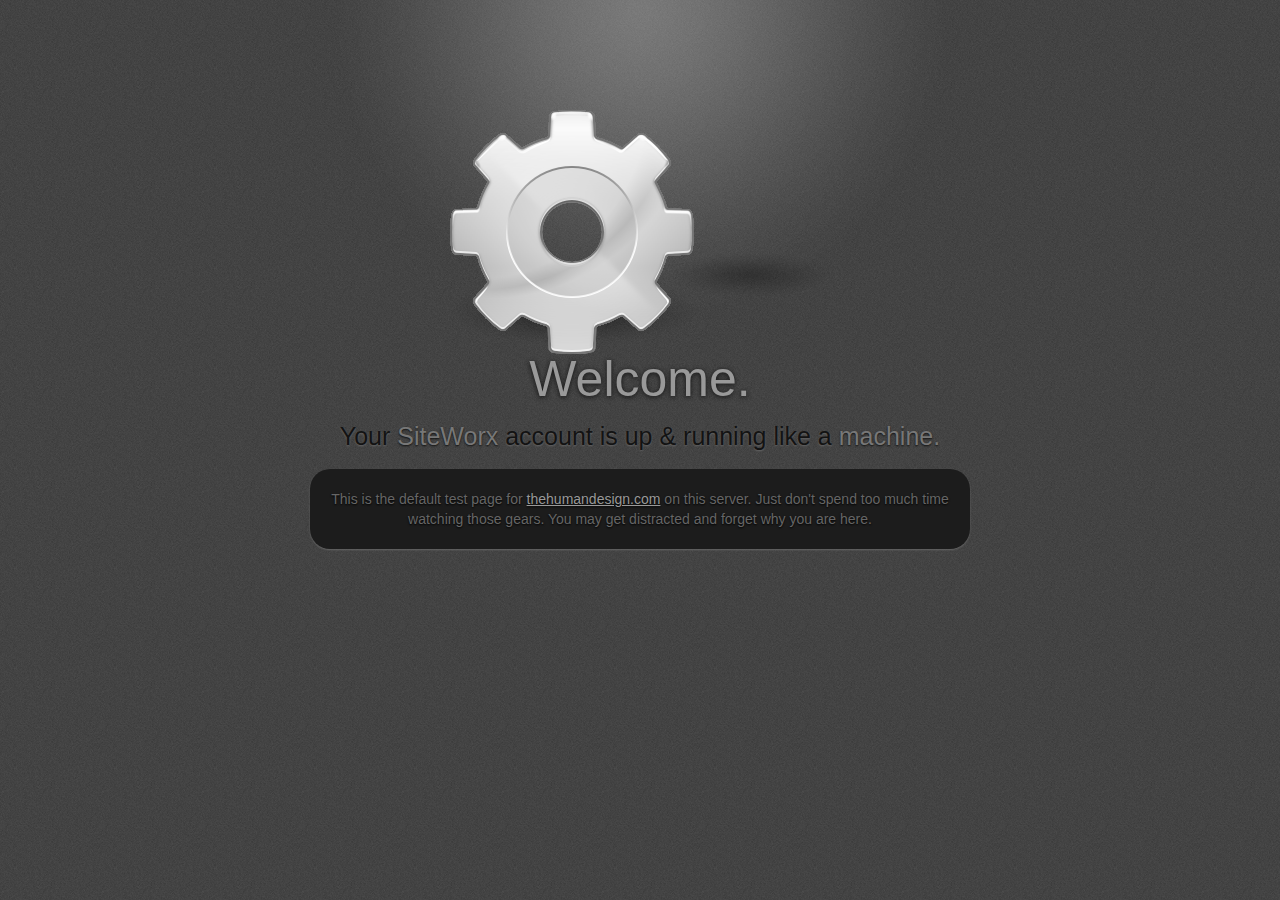
<file: index.html>
<!DOCTYPE html>
<html xmlns="http://www.w3.org/1999/xhtml">
  <head>
    <title>Test Page for thehumandesign.com</title>
    <style type="text/css"/>
 html, body, div, span, applet, object, iframe,
  h1, h2, h3, h4, h5, h6, p, blockquote, pre,
  a, abbr, acronym, address, big, cite, code,
  del, dfn, em, img, ins, kbd, q, s, samp,
  small, strike, strong, sub, sup, tt, var,
  b, u, i, center,
  dl, dt, dd, ol, ul, li,
  fieldset, form, label, legend,
  table, caption, tbody, tfoot, thead, tr, th, td,
  article, aside, canvas, details, embed,
  figure, figcaption, footer, header, hgroup,
  menu, nav, output, ruby, section, summary,
  time, mark, audio, video {
    margin: 0;
    padding: 0;
    border: 0;
    font-size: 100%;
    font: inherit;
    vertical-align: top;
  }
  article, aside, details, figcaption, figure,
  footer, header, hgroup, menu, nav, section {
    display: block;
  }
  body {
    line-height: 1;
  }
  ol, ul {
    margin:0;
    list-style: none;
  }
  input, select, textarea{
    color:#666;
    border: 1px #CCC solid;
  }
  blockquote, q {
    quotes: none;
  }
  blockquote:before, blockquote:after,
  q:before, q:after {
    content: '';
    content: none;
  }
  table {
    border-collapse: collapse;
    border-spacing: 0;
  }
  html{
    width:100%;
    height:100%;
  }
  body{
    font-family:"Oswald",sans-serif;
    width:100%;
    height:100%;
    background:#474747 url([data-uri]);
    color:#777;
  }

  #wrapper{
    width:100%;
    height:100%;
    background: url([data-uri]) center -300px no-repeat;
  }
  #content{
    width:700px;
    height:300px;
    margin-left:-350px;
    top:10%;
    left:50%;
    position:absolute;
  }
  #content-inside{
    text-align:center;
    padding:20px;
  }
  h1{
    padding:10px 0;
    font-size:50px;
    text-align: center;
    color: #222;
    text-align: center;
    color: #999;
    text-shadow: 0px 1px 5px #111;
  }
  h2{
    padding:10px 0;
    font-size:25px;
    text-align: center;
    color: #131313;
    text-shadow: 0px 1px 2px #666;
  }
  p{
    color:#666;
    margin-top:10px;
    border-radius:20px;
    padding:20px;
    line-height:20px;
    font-size:14px;
    background-color: #1C1C1C;
    text-shadow: 0px 1px 2px #000;
    box-shadow: 0px 1px 2px #666;
  }
  span.buldge{
    text-shadow: 0px 1px 2px #111;
    color:#777;
  }
  a{
    color:#999;
  }
  a:hover{
    color:#FFF;
  }
  #cogs{
    margin:0 auto;
    width:381px;
    height:234px;
    background: url([data-uri]) center bottom no-repeat;
  }
  .gear {
      position:absolute;
      background: url([data-uri]) center bottom no-repeat;
      height:244px;
      width:244px;
      display:block;
      float: none;
      text-align: center;
      -moz-animation-timing-function: linear;
      -moz-animation-iteration-count: infinite;
      -moz-animation-direction: normal;
      -moz-animation-delay: 0;
      -moz-animation-play-state: running;
      -moz-animation-fill-mode: forwards;
      -webkit-animation-timing-function: linear;
      -webkit-animation-iteration-count: infinite;
      -webkit-animation-direction: normal;
      -webkit-animation-delay: 0;
      -webkit-animation-play-state: running;
      -webkit-animation-fill-mode: forwards;
      -o-animation-timing-function: linear;
      -o-animation-iteration-count: infinite;
      -o-animation-direction: normal;
      -o-animation-delay: 0;
      -o-animation-play-state: running;
      -o-animation-fill-mode: forwards;
      -ms-animation-timing-function: linear;
      -ms-animation-iteration-count: infinite;
      -ms-animation-direction: normal;
      -ms-animation-delay: 0;
      -ms-animation-play-state: running;
      -ms-animation-fill-mode: forwards;
      animation-timing-function: linear;
      animation-iteration-count: infinite;
      animation-direction: normal;
      animation-delay: 0;
      animation-play-state: running;
      animation-fill-mode: forwards;
  }
    #gear1 {
      -moz-animation-name: ckw;
      -moz-animation-duration: 10s;
      -webkit-animation-name: ckw;
      -webkit-animation-duration: 10s;
      -o-animation-name: ckw;
      -o-animation-duration: 10s;
      -ms-animation-name: ckw;
      -ms-animation-duration: 10s;
      animation-name: ckw;
      animation-duration: 10s;
    }
    #gear2 {
      -moz-animation-name: cckw;
      -moz-animation-duration: 10s;
      -webkit-animation-name: cckw;
      -webkit-animation-duration: 10s;
      -o-animation-name: cckw;
      -o-animation-duration: 10s;
      -ms-animation-name: cckw;
      -ms-animation-duration: 10s;
      animation-name: cckw;
      animation-duration: 10s;
    }
  @-webkit-keyframes ckw {
      0% {
          -webkit-transform: translate(0, -28px) scale(.85,.85) rotate(0deg);
      }
      100% {
          -webkit-transform: translate(0, -28px) scale(.85,.85) rotate(360deg);
      }
  }
  @-moz-keyframes ckw {
      0% {
          -moz-transform: translate(0, -28px) scale(.85,.85) rotate(0deg);
      }
      100% {
          -moz-transform: translate(0, -28px) scale(.85,.85) rotate(360deg);
      }
  }
  @-o-keyframes ckw {
      0% {
          -o-transform: translate(0, -28px) scale(.85,.85) rotate(0deg);
      }
      100% {
          -o-transform: translate(0, -28px) scale(.85,.85) rotate(360deg);
      }
  }
  @-ms-keyframes ckw {
      0% {
          -ms-transform: translate(0, -28px) scale(.85,.85) rotate(0deg);
      }
      100% {
          -ms-transform: translate(0, -28px) scale(.85,.85) rotate(360deg);
      }
  }
  @keyframes ckw {
      0% {
          transform: translate(0, -28px) scale(.85,.85) rotate(0deg);
      }
      100% {
          transform: translate(0, -28px) scale(.85,.85) rotate(360deg);
      }
  }
  @-webkit-keyframes cckw {
      0% {
          -webkit-transform: translate(180px, -53px) scale(.72,.72) rotate(322deg);
      }
      100% {
          -webkit-transform: translate(180px, -53px) scale(.72,.72) rotate(-38deg);
      }
  }
  @-moz-keyframes cckw {
      0% {
          -moz-transform: translate(180px, -53px) scale(.72,.72) rotate(322deg);
      }
      100% {
          -webkit-transform: translate(180px, -53px) scale(.72,.72) rotate(-38deg);
      }
  }
  @-o-keyframes cckw {
      0% {
          -o-transform: translate(180px, -53px) scale(.72,.72) rotate(322deg);
      }
      100% {
          -o-transform: translate(180px, -53px) scale(.72,.72) rotate(-38deg);
      }
  }
  @-ms-keyframes cckw {
      0% {
          -ms-transform: translate(180px, -53px) scale(.72,.72) rotate(322deg);
      }
      100% {
          -ms-transform: translate(180px, -53px) scale(.72,.72) rotate(-38deg);
      }
  }
  @keyframes cckw {
      0% {
          transform: translate(180px, -53px) scale(.72,.72) rotate(322deg);
      }
      100% {
          transform: translate(180px, -53px) scale(.72,.72) rotate(-38deg);
      }
  }
    </style>
<!--[if lte IE 9]>
<style type="text/css"/>
#gear1{
  zoom:.85;
}
#gear2{
  margin-left:195px;
  margin-top:-23px;
  zoom:.72;
  filter: progid:DXImageTransform.Microsoft.Matrix(M11=0.998629535, M12=-0.0523359562, M21=0.0523359562, M22=0.998629535, SizingMethod="auto expand");
}
</style>
<![endif]-->
<!--[if lte IE 7]>
<style type="text/css"/>
#gear1{
  margin-left:-195px;
}
#gear2{
  margin-left:0px;
}
</style>
<![endif]-->
  <body>
    <div id="wrapper">
      <div id="content">
        <div id="content-inside">
          <div id="cogs">
            <div id="gear1" class="gear">
            </div><!--/gear-->
            <div id="gear2" class="gear">
            </div><!--/gear-->
          </div><!--/cogs-->
          <h1>Welcome.</h1>
          <h2>Your <span class="buldge">SiteWorx</span> account is up &amp; running like a <span class="buldge">machine.</span></h2>
          <p>
            This is the default test page for <a href="/siteworx">thehumandesign.com</a> on this server. Just don't spend too much time watching those gears.  You may get distracted and forget why you are here.
          </p>
        </div><!--/content-inside-->
      </div><!--/content-->
    </div><!--/wrapper-->
  </body>
</html>
</file>
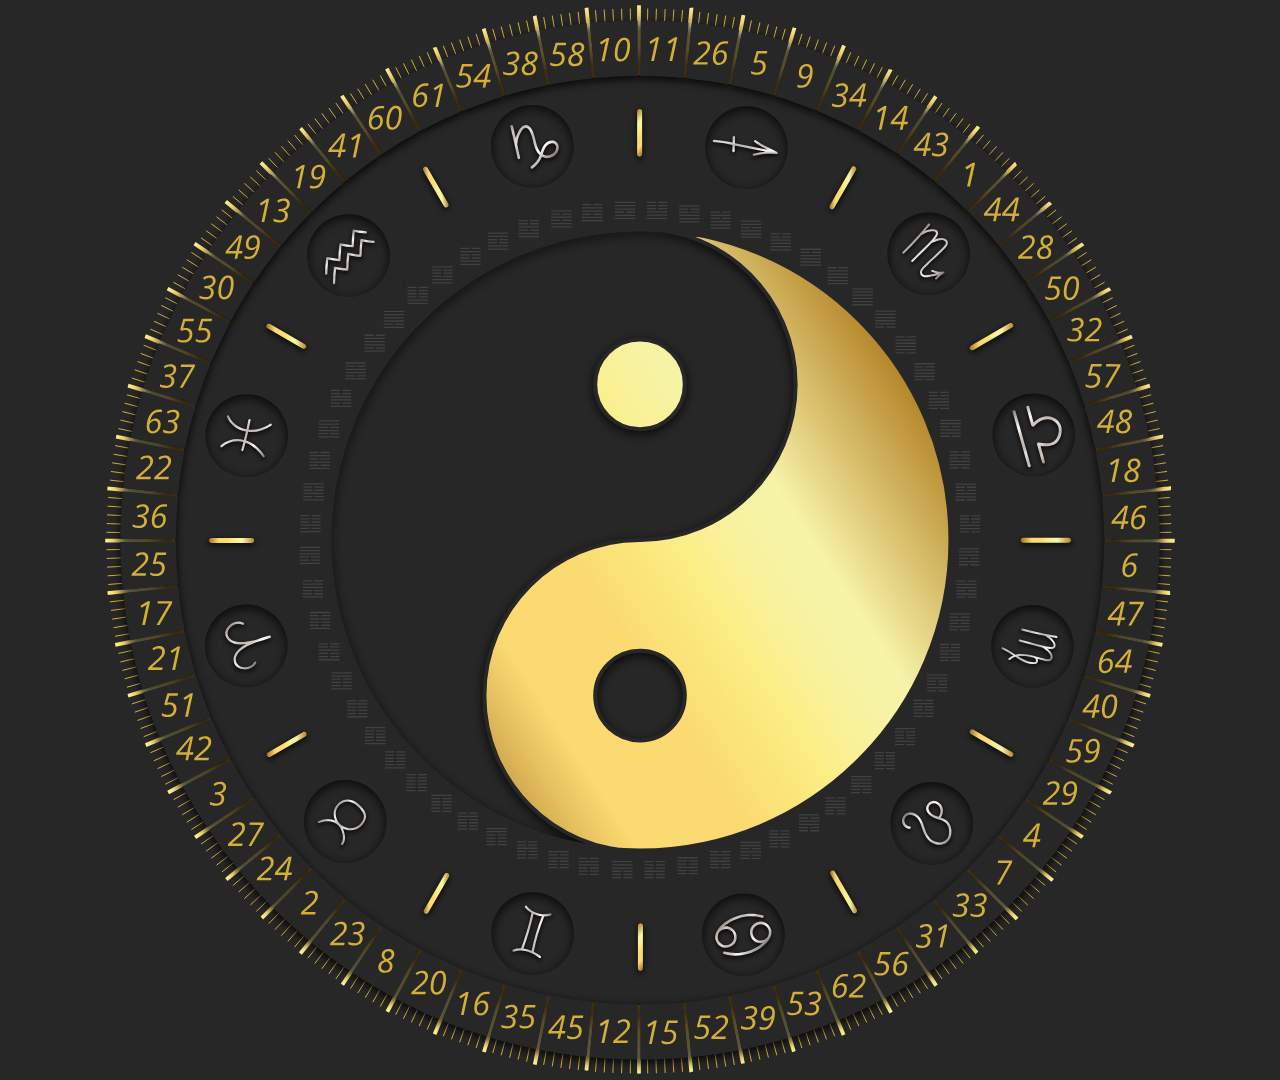
<file: thehumandesign.com/html/test.html>
<!DOCTYPE HTML>
<html lang="en">

<head>
	<meta charset="UTF-8">
	<meta name="viewport" content="width=device-width, initial-scale=1.0">
	<meta name="description" content="The Human Design System integrated into an astrology clock along with the I-Ching gates.">
	<title>The Human Design</title>

	<style type="text/css">

		*,
		*:before,
		*:after {
			margin: 0;
			padding: 0;
			box-sizing: border-box;
		}
		html {
			scroll-behavior: smooth;
		}
		body{
			margin:0 auto;
			width:100%;
			background-color:#272727;
			font-size: 100%;
			-webkit-touch-callout: none;
			-webkit-user-select: none;
			-khtml-user-select: none;
			-moz-user-select: none;
			-ms-user-select: none;
			user-select: none;
			-webkit-transform: translateZ(0);
			-moz-transform: translateZ(0);
			-ms-transform: translateZ(0);
			-o-transform: translateZ(0);
			transform: translateZ(0);
			-moz-transition: all 1s;
			-webkit-transition: all 1s;
			-o-transition: all 1s;
			transition: all 1s;
		}
		#allWrapit{
			display:block;
			position:relative;
		}
		#coverUp {
			display:block;
			position:absolute;
			left:0;
			top:0;
			right:0;
			bottom:0;
			width:100%;
			height:100%;
			background-color:#272727;
			z-index:999;
			pointer-events:none;
		}
		#footerWrapper {
			display:block;
			position: absolute;
			top:0;
			left:0;
			right:0;
			bottom:0;
			height:1080px;
			width:1080px;
			max-height:1080px;
			max-width:1080px;
			transform-origin: 0% 0%;
			margin:0 auto;
		}
		#footerSpacer {
			display:block;
			position: relative;
			height:120vh;
			margin-top:-120vh;
			width:100vw;
			background-color:#272727;
			z-index:9999;
			box-shadow: 0px 6px 5px 0px rgba(0, 0, 0, 0.3),
			inset 0px -9px 9px rgba(0, 0, 0, 0.1);
			border:0;
			border-bottom:2px solid #d4af37;
		}
		#canvaswrapper{
			display:block;
			position:relative;
			max-height:1080px;
			max-width:1080px;
			margin:0 auto;
			z-index:99;
		}
		#canvas{
			display:block;
			position:absolute;
			background-image: url('/thehumandesign.com/html/img/HumanDesignClockGoldAlt.svg?v=fucssak256');
			background-position: center;
			background-repeat: no-repeat;
			/*background-size: 1080px 1080px;*/
			background-size: contain;
			height:1080px;
			width:1080px;
			top:0;
			left:0;
		}
		#canvasTop{
			display:block;
			position:absolute;
			background-image: url('/thehumandesign.com/html/img/HumanDesignClockGoldAltTopAlt.svg?v=mehard26s5');
			background-position: center;
			background-repeat: no-repeat;
			/*background-size: 1080px 1080px;*/
			background-size: contain;
			height:1080px;
			width:1080px;
			top:0;
			left:0;
			pointer-events:none;
		}
		.smallSpacer{
			display:block;
			position:relative;
			height:5vh;
		}
		.mediumSpacer{
			display:block;
			position:relative;
			height:10vh;
		}
		.largeSpacer{
			display:block;
			position:relative;
			height:25vh;
		}

	</style>

	<script src="https://ajax.googleapis.com/ajax/libs/jquery/3.6.3/jquery.min.js"></script>
	<script src="https://cdnjs.cloudflare.com/ajax/libs/gsap/3.11.4/gsap.min.js"></script>
</head>
<body>
<div id="allWrapit">
	<!--<div id="footerSpacer"></div>-->
	<div id="coverUp"></div>
	<div id="footerWrapper">
		<div id="canvaswrapper">
			<canvas id="canvas" height="1080" width="1080"></canvas>
			<div id="canvasTop"></div>
		</div>
	</div>
</div>
<script>
	let footerWrapper = document.getElementById('footerWrapper'),
			wrapper = document.getElementById('canvaswrapper'),
			cover = document.getElementById('coverUp'),
			maxWidth  = footerWrapper.clientWidth,
			maxHeight = footerWrapper.clientHeight;
	window.addEventListener("resize", resize);
	window.addEventListener("load", resize);
	resize();
	import {TweenLite} from "gsap";
	TweenLite.to(cover, 1, {autoAlpha:0});
	function resize(){let scale,
			width = window.innerWidth,
			height = window.innerHeight,
			isMax = width >= maxWidth && height >= maxHeight;

		scale = Math.min(width/maxWidth, height/maxHeight);
		footerWrapper.style.transform = isMax?'':'scale(' + scale + ')';
		wrapper.style.width = isMax?'':maxWidth * scale;
		wrapper.style.height = isMax?'':maxHeight * scale;
	}


































	requestAnimationFrame(mainLoop);

	const gateLineObject  =  [
		{gate :41.1, angle :0.9736},{gate :41.2, angle :0.9572},{gate :41.3, angle :0.9408},{gate :41.4, angle :0.9245},
		{gate :41.5, angle :0.9081},{gate :41.6, angle :0.8918},{gate :19.1, angle :0.8754},{gate :19.2, angle :0.859},
		{gate :19.3, angle :0.8427},{gate :19.4, angle :0.8263},{gate :19.5, angle :0.8099},{gate :19.6, angle :0.7936},
		{gate :13.1, angle :0.7772},{gate :13.2, angle :0.7609},{gate :13.3, angle :0.7445},{gate :13.4, angle :0.7281},
		{gate :13.5, angle :0.7118},{gate :13.6, angle :0.6954},{gate :49.1, angle :0.679},{gate :49.2, angle :0.6627},
		{gate :49.3, angle :0.6463},{gate :49.4, angle :0.63},{gate :49.5, angle :0.6136},{gate :49.6, angle :0.5972},
		{gate :30.1, angle :0.5809},{gate :30.2, angle :0.5645},{gate :30.3, angle :0.5481},{gate :30.4, angle :0.5318},
		{gate :30.5, angle :0.5154},{gate :30.6, angle :0.4991},{gate :55.1, angle :0.4827},{gate :55.2, angle :0.4663},
		{gate :55.3, angle :0.45},{gate :55.4, angle :0.4336},{gate :55.5, angle :0.4172},{gate :55.6, angle :0.4009},
		{gate :37.1, angle :0.3845},{gate :37.2, angle :0.3682},{gate :37.3, angle :0.3518},{gate :37.4, angle :0.3354},
		{gate :37.5, angle :0.3191},{gate :37.6, angle :0.3027},{gate :63.1, angle :0.2863},{gate :63.2, angle :0.27},
		{gate :63.3, angle :0.2536},{gate :63.4, angle :0.2373},{gate :63.5, angle :0.2209},{gate :63.6, angle :0.2045},
		{gate :22.1, angle :0.1882},{gate :22.2, angle :0.1718},{gate :22.3, angle :0.1554},{gate :22.4, angle :0.1391},
		{gate :22.5, angle :0.1227},{gate :22.6, angle :0.1064},{gate :36.1, angle :0.09},{gate :36.2, angle :0.0736},
		{gate :36.3, angle :0.0573},{gate :36.4, angle :0.0409},{gate :36.5, angle :0.0245},{gate :36.6, angle :0.0082},
		{gate :25.1, angle :-0.0082},{gate :25.2, angle :-0.0245},{gate :25.3, angle :-0.0409},{gate :25.4, angle :-0.0573},
		{gate :25.5, angle :-0.0736},{gate :25.6, angle :-0.09},{gate :17.1, angle :-0.1064},{gate :17.2, angle :-0.1227},
		{gate :17.3, angle :-0.1391},{gate :17.4, angle :-0.1554},{gate :17.5, angle :-0.1718},{gate :17.6, angle :-0.1882},
		{gate :21.1, angle :-0.2045},{gate :21.2, angle :-0.2209},{gate :21.3, angle :-0.2373},{gate :21.4, angle :-0.2536},
		{gate :21.5, angle :-0.27},{gate :21.6, angle :-0.2863},{gate :51.1, angle :-0.3027},{gate :51.2, angle :-0.3191},
		{gate :51.3, angle :-0.3354},{gate :51.4, angle :-0.3518},{gate :51.5, angle :-0.3682},{gate :51.6, angle :-0.3845},
		{gate :42.1, angle :-0.4009},{gate :42.2, angle :-0.4172},{gate :42.3, angle :-0.4336},{gate :42.4, angle :-0.45},
		{gate :42.5, angle :-0.4663},{gate :42.6, angle :-0.4827},{gate :3.1, angle :-0.4991},{gate :3.2, angle :-0.5154},
		{gate :3.3, angle :-0.5318},{gate :3.4, angle :-0.5481},{gate :3.5, angle :-0.5645},{gate :3.6, angle :-0.5809},
		{gate :27.1, angle :-0.5972},{gate :27.2, angle :-0.6136},{gate :27.3, angle :-0.63},{gate :27.4, angle :-0.6463},
		{gate :27.5, angle :-0.6627},{gate :27.6, angle :-0.679},{gate :24.1, angle :-0.6954},{gate :24.2, angle :-0.7118},
		{gate :24.3, angle :-0.7281},{gate :24.4, angle :-0.7445},{gate :24.5, angle :-0.7609},{gate :24.6, angle :-0.7772},
		{gate :2.1, angle :-0.7936},{gate :2.2, angle :-0.8099},{gate :2.3, angle :-0.8263},{gate :2.4, angle :-0.8427},
		{gate :2.5, angle :-0.859},{gate :2.6, angle :-0.8754},{gate :23.1, angle :-0.8918},{gate :23.2, angle :-0.9081},
		{gate :23.3, angle :-0.9245},{gate :23.4, angle :-0.9408},{gate :23.5, angle :-0.9572},{gate :23.6, angle :-0.9736},
		{gate :8.1, angle :-0.9899},{gate :8.2, angle :-1.0063},{gate :8.3, angle :-1.0227},{gate :8.4, angle :-1.039},
		{gate :8.5, angle :-1.0554},{gate :8.6, angle :-1.0717},{gate :20.1, angle :-1.0881},{gate :20.2, angle :-1.1045},
		{gate :20.3, angle :-1.1208},{gate :20.4, angle :-1.1372},{gate :20.5, angle :-1.1536},{gate :20.6, angle :-1.1699},
		{gate :16.1, angle :-1.1863},{gate :16.2, angle :-1.2026},{gate :16.3, angle :-1.219},{gate :16.4, angle :-1.2354},
		{gate :16.5, angle :-1.2517},{gate :16.6, angle :-1.2681},{gate :35.1, angle :-1.2845},{gate :35.2, angle :-1.3008},
		{gate :35.3, angle :-1.3172},{gate :35.4, angle :-1.3335},{gate :35.5, angle :-1.3499},{gate :35.6, angle :-1.3663},
		{gate :45.1, angle :-1.3826},{gate :45.2, angle :-1.399},{gate :45.3, angle :-1.4154},{gate :45.4, angle :-1.4317},
		{gate :45.5, angle :-1.4481},{gate :45.6, angle :-1.4644},{gate :12.1, angle :-1.4808},{gate :12.2, angle :-1.4972},
		{gate :12.3, angle :-1.5135},{gate :12.4, angle :-1.5299},{gate :12.5, angle :-1.5463},{gate :12.6, angle :-1.5626},
		{gate :15.1, angle :-1.579},{gate :15.2, angle :-1.5953},{gate :15.3, angle :-1.6117},{gate :15.4, angle :-1.6281},
		{gate :15.5, angle :-1.6444},{gate :15.6, angle :-1.6608},{gate :52.1, angle :-1.6772},{gate :52.2, angle :-1.6935},
		{gate :52.3, angle :-1.7099},{gate :52.4, angle :-1.7262},{gate :52.5, angle :-1.7426},{gate :52.6, angle :-1.759},
		{gate :39.1, angle :-1.7753},{gate :39.2, angle :-1.7917},{gate :39.3, angle :-1.8081},{gate :39.4, angle :-1.8244},
		{gate :39.5, angle :-1.8408},{gate :39.6, angle :-1.8571},{gate :53.1, angle :-1.8735},{gate :53.2, angle :-1.8899},
		{gate :53.3, angle :-1.9062},{gate :53.4, angle :-1.9226},{gate :53.5, angle :-1.939},{gate :53.6, angle :-1.9553},
		{gate :62.1, angle :-1.9717},{gate :62.2, angle :-1.988},{gate :62.3, angle :-2.0044},{gate :62.4, angle :-2.0208},
		{gate :62.5, angle :-2.0371},{gate :62.6, angle :-2.0535},{gate :56.1, angle :-2.0699},{gate :56.2, angle :-2.0862},
		{gate :56.3, angle :-2.1026},{gate :56.4, angle :-2.1189},{gate :56.5, angle :-2.1353},{gate :56.6, angle :-2.1517},
		{gate :31.1, angle :-2.168},{gate :31.2, angle :-2.1844},{gate :31.3, angle :-2.2008},{gate :31.4, angle :-2.2171},
		{gate :31.5, angle :-2.2335},{gate :31.6, angle :-2.2498},{gate :33.1, angle :-2.2662},{gate :33.2, angle :-2.2826},
		{gate :33.3, angle :-2.2989},{gate :33.4, angle :-2.3153},{gate :33.5, angle :-2.3317},{gate :33.6, angle :-2.348},
		{gate :7.1, angle :-2.3644},{gate :7.2, angle :-2.3807},{gate :7.3, angle :-2.3971},{gate :7.4, angle :-2.4135},
		{gate :7.5, angle :-2.4298},{gate :7.6, angle :-2.4462},{gate :4.1, angle :-2.4626},{gate :4.2, angle :-2.4789},
		{gate :4.3, angle :-2.4953},{gate :4.4, angle :-2.5116},{gate :4.5, angle :-2.528},{gate :4.6, angle :-2.5444},
		{gate :29.1, angle :-2.5607},{gate :29.2, angle :-2.5771},{gate :29.3, angle :-2.5935},{gate :29.4, angle :-2.6098},
		{gate :29.5, angle :-2.6262},{gate :29.6, angle :-2.6425},{gate :59.1, angle :-2.6589},{gate :59.2, angle :-2.6753},
		{gate :59.3, angle :-2.6916},{gate :59.4, angle :-2.708},{gate :59.5, angle :-2.7243},{gate :59.6, angle :-2.7407},
		{gate :40.1, angle :-2.7571},{gate :40.2, angle :-2.7734},{gate :40.3, angle :-2.7898},{gate :40.4, angle :-2.8062},
		{gate :40.5, angle :-2.8225},{gate :40.6, angle :-2.8389},{gate :64.1, angle :-2.8552},{gate :64.2, angle :-2.8716},
		{gate :64.3, angle :-2.888},{gate :64.4, angle :-2.9043},{gate :64.5, angle :-2.9207},{gate :64.6, angle :-2.9371},
		{gate :47.1, angle :-2.9534},{gate :47.2, angle :-2.9698},{gate :47.3, angle :-2.9861},{gate :47.4, angle :-3.0025},
		{gate :47.5, angle :-3.0189},{gate :47.6, angle :-3.0352},{gate :6.1, angle :-3.0516},{gate :6.2, angle :-3.068},
		{gate :6.3, angle :-3.0843},{gate :6.4, angle :-3.1007},{gate :6.5, angle :-3.117},{gate :6.6, angle :-3.1334},
		{gate :46.1, angle :3.1416},{gate :46.2, angle :3.1252},{gate :46.3, angle :3.1089},{gate :46.4, angle :3.0925},
		{gate :46.5, angle :3.0761},{gate :46.6, angle :3.0598},{gate :18.1, angle :3.0434},{gate :18.2, angle :3.0271},
		{gate :18.3, angle :3.0107},{gate :18.4, angle :2.9943},{gate :18.5, angle :2.978},{gate :18.6, angle :2.9616},
		{gate :48.1, angle :2.9452},{gate :48.2, angle :2.9289},{gate :48.3, angle :2.9125},{gate :48.4, angle :2.8962},
		{gate :48.5, angle :2.8798},{gate :48.6, angle :2.8634},{gate :57.1, angle :2.8471},{gate :57.2, angle :2.8307},
		{gate :57.3, angle :2.8143},{gate :57.4, angle :2.798},{gate :57.5, angle :2.7816},{gate :57.6, angle :2.7653},
		{gate :32.1, angle :2.7489},{gate :32.2, angle :2.7325},{gate :32.3, angle :2.7162},{gate :32.4, angle :2.6998},
		{gate :32.5, angle :2.6834},{gate :32.6, angle :2.6671},{gate :50.1, angle :2.6507},{gate :50.2, angle :2.6344},
		{gate :50.3, angle :2.618},{gate :50.4, angle :2.6016},{gate :50.5, angle :2.5853},{gate :50.6, angle :2.5689},
		{gate :28.1, angle :2.5525},{gate :28.2, angle :2.5362},{gate :28.3, angle :2.5198},{gate :28.4, angle :2.5035},
		{gate :28.5, angle :2.4871},{gate :28.6, angle :2.4707},{gate :44.1, angle :2.4544},{gate :44.2, angle :2.438},
		{gate :44.3, angle :2.4216},{gate :44.4, angle :2.4053},{gate :44.5, angle :2.3889},{gate :44.6, angle :2.3726},
		{gate :1.1, angle :2.3562},{gate :1.2, angle :2.3398},{gate :1.3, angle :2.3235},{gate :1.4, angle :2.3071},
		{gate :1.5, angle :2.2907},{gate :1.6, angle :2.2744},{gate :43.1, angle :2.258},{gate :43.2, angle :2.2417},
		{gate :43.3, angle :2.2253},{gate :43.4, angle :2.2089},{gate :43.5, angle :2.1926},{gate :43.6, angle :2.1762},
		{gate :14.1, angle :2.1598},{gate :14.2, angle :2.1435},{gate :14.3, angle :2.1271},{gate :14.4, angle :2.1108},
		{gate :14.5, angle :2.0944},{gate :14.6, angle :2.078},{gate :34.1, angle :2.0617},{gate :34.2, angle :2.0453},
		{gate :34.3, angle :2.0289},{gate :34.4, angle :2.0126},{gate :34.5, angle :1.9962},{gate :34.6, angle :1.9799},
		{gate :9.1, angle :1.9635},{gate :9.2, angle :1.9471},{gate :9.3, angle :1.9308},{gate :9.4, angle :1.9144},
		{gate :9.5, angle :1.898},{gate :9.6, angle :1.8817},{gate :5.1, angle :1.8653},{gate :5.2, angle :1.849},
		{gate :5.3, angle :1.8326},{gate :5.4, angle :1.8162},{gate :5.5, angle :1.7999},{gate :5.6, angle :1.7835},
		{gate :26.1, angle :1.7671},{gate :26.2, angle :1.7508},{gate :26.3, angle :1.7344},{gate :26.4, angle :1.7181},
		{gate :26.5, angle :1.7017},{gate :26.6, angle :1.6853},{gate :11.1, angle :1.669},{gate :11.2, angle :1.6526},
		{gate :11.3, angle :1.6362},{gate :11.4, angle :1.6199},{gate :11.5, angle :1.6035},{gate :11.6, angle :1.5872},
		{gate :10.1, angle :1.5708},{gate :10.2, angle :1.5544},{gate :10.3, angle :1.5381},{gate :10.4, angle :1.5217},
		{gate :10.5, angle :1.5053},{gate :10.6, angle :1.489},{gate :58.1, angle :1.4726},{gate :58.2, angle :1.4563},
		{gate :58.3, angle :1.4399},{gate :58.4, angle :1.4235},{gate :58.5, angle :1.4072},{gate :58.6, angle :1.3908},
		{gate :38.1, angle :1.3744},{gate :38.2, angle :1.3581},{gate :38.3, angle :1.3417},{gate :38.4, angle :1.3254},
		{gate :38.5, angle :1.309},{gate :38.6, angle :1.2926},{gate :54.1, angle :1.2763},{gate :54.2, angle :1.2599},
		{gate :54.3, angle :1.2435},{gate :54.4, angle :1.2272},{gate :54.5, angle :1.2108},{gate :54.6, angle :1.1945},
		{gate :61.1, angle :1.1781},{gate :61.2, angle :1.1617},{gate :61.3, angle :1.1454},{gate :61.4, angle :1.129},
		{gate :61.5, angle :1.1126},{gate :61.6, angle :1.0963},{gate :60.1, angle :1.0799},{gate :60.2, angle :1.0636},
		{gate :60.3, angle :1.0472},{gate :60.4, angle :1.0308},{gate :60.5, angle :1.0145},{gate :60.6, angle :0.9981}
	].map(({ gate, angle }) => ({ gate, angle: Number(angle.toFixed(4)) }));
	let sunMoved=false;
	const 	sunSym    	= "M12.346,10c0,1.297-1.05,2.346-2.346,2.346c-1.295,0-2.346-1.049-2.346-2.346c0-1.295,1.051-2.345,2.346-2.345C11.296,7.655,12.346,8.705,12.346,10z M20,10c0,5.523-4.478,10-10,10S0,15.523,0,10C0,4.477,4.478,0,10,0S20,4.477,20,10z M17.035,10c0-3.886-3.148-7.037-7.035-7.037S2.963,6.114,2.963,10c0,3.887,3.15,7.037,7.037,7.037S17.035,13.887,17.035,10z", // planet symbol paths
			earLunSym 		= "M80,39.537c0,5.523-4.479,10-10,10c-5.522,0-10.001-4.478-10.001-10c0-5.522,4.479-10,10.001-10C75.521,29.537,80,34.015,80,39.537z M50,19.999C50,14.476,54.476,10,60,10c5.526,0,10,4.476,10,9.999C70,25.522,65.526,30,60,30C54.476,30,50,25.522,50,19.999z M64.841,19.999c0,3.798-2.723,6.958-6.317,7.648c0.48,0.093,0.974,0.144,1.477,0.144c4.305,0,7.797-3.488,7.797-7.792c0-4.303-3.492-7.793-7.797-7.793c-0.503,0-0.996,0.053-1.477,0.144C62.118,13.041,64.841,16.201,64.841,19.999z M40.751,17.967V2.033c-4.398,0-7.966,3.566-7.966,7.967C32.785,14.4,36.353,17.967,40.751,17.967z M30.661,10c0-5.514,4.486-10,10-10s10,4.486,10,10s-4.486,10-10,10S30.661,15.514,30.661,10z M32.136,10c0,4.701,3.824,8.525,8.524,8.525c4.7,0,8.525-3.824,8.525-8.525c0-4.7-3.825-8.525-8.525-8.525C35.959,1.475,32.136,5.3,32.136,10z M21.475,12.356c-0.479-0.091-0.97-0.144-1.474-0.144c-4.302,0-7.789,3.488-7.789,7.789c0,4.302,3.486,7.787,7.789,7.787c0.504,0,0.996-0.051,1.474-0.144c-3.594-0.689-6.311-3.847-6.311-7.643C15.164,16.206,17.88,13.047,21.475,12.356z M30,20.001C30,25.515,25.515,30,20,30c-5.516,0-10-4.485-10-9.999S14.485,10,20,10C25.515,10,30,14.487,30,20.001z M28.525,20.001c0-4.701-3.825-8.526-8.525-8.526c-4.701,0-8.526,3.825-8.526,8.526s3.825,8.525,8.526,8.525C24.701,28.526,28.525,24.702,28.525,20.001z M10,49.537c-5.515,0-10-4.487-10-10c0-5.512,4.486-10,10-10c5.514,0,10,4.487,10,10C20,45.05,15.515,49.537,10,49.537z M10,48.062c4.701,0,8.525-3.823,8.525-8.525c0-4.7-3.824-8.525-8.525-8.525c-4.701,0-8.525,3.825-8.525,8.525C1.475,44.238,5.3,48.062,10,48.062z M20,52.215c-0.505,0-1,0.05-1.478,0.143c3.596,0.691,6.313,3.848,6.313,7.642c0,3.797-2.716,6.956-6.313,7.643c0.478,0.095,0.973,0.148,1.478,0.148c4.299,0,7.787-3.486,7.787-7.791C27.788,55.701,24.3,52.215,20,52.215z M30,59.999C30,65.517,25.515,70,20,70c-5.516,0-10-4.483-10-10.001C10,54.487,14.485,50,20,50C25.515,50,30,54.487,30,59.999z M28.525,59.999c0-4.697-3.825-8.521-8.525-8.521c-4.701,0-8.526,3.824-8.526,8.521c0,4.703,3.825,8.528,8.526,8.528C24.701,68.527,28.525,64.702,28.525,59.999z M50.66,70c0,5.517-4.486,10-10,10s-10-4.483-10-10c0-5.516,4.486-10,10-10S50.66,64.484,50.66,70z M49.186,70c0-4.699-3.825-8.524-8.525-8.524c-4.701,0-8.524,3.825-8.524,8.524c0,4.7,3.824,8.526,8.524,8.526C45.36,78.526,49.186,74.7,49.186,70z M40.571,62.126V78.06c4.4,0,7.965-3.567,7.965-7.967S44.972,62.126,40.571,62.126z M70,59.999C70,65.524,65.526,70,60,70c-5.524,0-10-4.476-10-10.001C50,54.478,54.476,50,60,50C65.526,50,70,54.478,70,59.999z M55.163,59.999c0-3.797,2.719-6.956,6.315-7.647c-0.479-0.094-0.974-0.143-1.479-0.143c-4.304,0-7.795,3.488-7.795,7.79c0,4.309,3.491,7.797,7.795,7.797c0.505,0,0.999-0.053,1.479-0.148C57.882,66.961,55.163,63.799,55.163,59.999z",
			nnodeSym 		= "M10.011,1.498l0.002-0.096l-0.001,0.459L10.011,1.498z M9.999,20C4.477,20,0,15.523,0,10S4.477,0,9.999,0C15.522,0,20,4.477,20,10S15.522,20,9.999,20z M15.625,11.623c-0.342,0-0.665,0.074-0.958,0.205c0.093-1.112,0.438-2.265,0.792-3.385c0.381-1.223,0.744-2.375,0.744-3.434c0.002-3.137-3.109-3.59-6.163-3.607h-0.027H9.984C6.932,1.426,3.821,1.873,3.822,5.01c0,1.059,0.362,2.213,0.745,3.434c0.353,1.124,0.7,2.278,0.792,3.392c-0.297-0.134-0.624-0.212-0.97-0.212c-1.315,0-2.383,1.074-2.383,2.391c0,1.318,1.068,2.389,2.383,2.389c1.314,0,2.379-1.07,2.379-2.389c0-0.449-0.131-0.865-0.347-1.225c0.008-0.143,0.02-0.283,0.02-0.428c0-1.545-0.484-3.086-0.911-4.447C5.188,6.826,4.865,5.795,4.865,5.01c0-0.004,0-0.01,0-0.012c0-0.613,0.035-2.188,5.148-2.221c5.112,0.033,5.149,1.607,5.149,2.221c0,0.002,0,0.008,0,0.012c-0.002,0.785-0.326,1.816-0.666,2.904c-0.428,1.359-0.912,2.902-0.912,4.447c0,0.138,0.011,0.271,0.019,0.405c-0.224,0.364-0.358,0.789-0.358,1.247c0,1.318,1.064,2.389,2.381,2.389c1.314,0,2.381-1.07,2.381-2.389C18.006,12.697,16.939,11.623,15.625,11.623z",
			snodeSym 		= "M10.012,18.139l0.001,0.459l-0.002-0.096L10.012,18.139z M20,10c0,5.523-4.478,10-10.001,10C4.477,20,0,15.523,0,10S4.477,0,9.999,0C15.522,0,20,4.477,20,10z M18.006,5.986c0-1.318-1.066-2.389-2.381-2.389c-1.316,0-2.381,1.071-2.381,2.389c0,0.458,0.135,0.883,0.358,1.247c-0.008,0.135-0.019,0.268-0.019,0.405c0,1.545,0.484,3.088,0.912,4.447c0.34,1.088,0.664,2.119,0.666,2.904c0,0.004,0,0.01,0,0.012c0,0.613-0.037,2.188-5.149,2.221c-5.114-0.033-5.148-1.607-5.148-2.221c0-0.002,0-0.008,0-0.012c0-0.785,0.323-1.816,0.666-2.904c0.427-1.361,0.911-2.902,0.911-4.447c0-0.145-0.011-0.286-0.02-0.428c0.215-0.359,0.347-0.776,0.347-1.225c0-1.318-1.065-2.389-2.379-2.389c-1.315,0-2.383,1.071-2.383,2.389c0,1.317,1.068,2.391,2.383,2.391c0.347,0,0.673-0.079,0.97-0.212c-0.093,1.114-0.439,2.268-0.792,3.392c-0.383,1.221-0.745,2.375-0.745,3.434c-0.001,3.137,3.109,3.584,6.162,3.607h0.029h0.027c3.053-0.018,6.165-0.471,6.163-3.607c0-1.059-0.363-2.211-0.744-3.434c-0.354-1.12-0.699-2.272-0.792-3.384c0.293,0.13,0.616,0.205,0.958,0.205C16.939,8.377,18.006,7.303,18.006,5.986z",
			plutoSym 		= "M10,0C4.477,0,0,4.476,0,9.999C0,15.523,4.477,20,10,20s10-4.477,10-10.001C20,4.476,15.523,0,10,0z M15.107,16.26c0,0.137-0.111,0.25-0.256,0.25H7.37c-0.144,0-0.259-0.113-0.259-0.25V2.76c0-0.139,0.115-0.25,0.259-0.25h1.806c2.561,0,4.645,2.02,4.645,4.5s-2.084,4.5-4.645,4.5H8.919v3.25h5.935c0.145,0,0.256,0.109,0.256,0.25v1.25H15.107z M9.175,9.758H8.918V4.261h0.257c1.433,0,2.841,1.36,2.841,2.749C12.016,8.398,10.607,9.758,9.175,9.758z",
			nepSyn  		= "M10,0C4.477,0,0,4.478,0,10s4.477,10,10,10s10-4.478,10-10S15.523,0,10,0zM16.773,6.241l-0.735-0.737v2.715c0,3.087-2.354,5.625-5.353,5.921v1.465h1.459v1.172h-1.459v1.466h-1.17v-1.466H8.055v-1.172h1.461V14.14c-3-0.296-5.352-2.834-5.352-5.921V5.504L3.428,6.241L2.6,5.414l2.168-2.173l2.168,2.173L6.109,6.241L5.333,5.463v2.756c0,2.437,1.828,4.45,4.183,4.74V5.493L8.77,6.241L7.941,5.414l2.168-2.173l2.168,2.173l-0.826,0.827l-0.768-0.768v7.484c2.354-0.29,4.183-2.305,4.183-4.74V5.462L14.094,6.24l-0.83-0.827l2.168-2.173L17.6,5.413L16.773,6.241z",
			uraSyn 		    = "M10,0C4.477,0,0,4.477,0,10c0,5.522,4.477,10,10,10s10-4.479,10-10C20,4.476,15.523,0,10,0zM10.1,17.037c-2.774,0-5.025-2.1-5.025-4.691c0-2.411,1.958-4.377,4.467-4.639V5.384L8.684,6.187L7.73,5.296l2.498-2.334l2.494,2.334l-0.951,0.891l-0.883-0.823v2.364c2.4,0.355,4.238,2.279,4.238,4.618C15.127,14.938,12.878,17.037,10.1,17.037z M13.693,12.346c0,1.85-1.609,3.352-3.594,3.352c-1.98,0-3.588-1.502-3.588-3.352c0-1.852,1.606-3.353,3.588-3.353C12.084,8.994,13.693,10.495,13.693,12.346z",
			satSyn  		= "M10,0C4.478,0,0,4.476,0,10.002C0,15.525,4.478,20,10,20s10-4.475,10-9.998C20,4.476,15.522,0,10,0zM13.458,16.63c-1.062,0-1.925-0.861-1.925-1.925c0-0.944,0.584-1.767,1.146-2.562c0.543-0.763,1.053-1.483,1.053-2.249c0-1.518-1.232-2.75-2.75-2.75c-1.514,0-2.748,1.232-2.748,2.75v4.535h-1.1V5.027H5.76V3.929h1.375V2.557h1.1v1.372h1.375v1.099H8.234v2.178c0.699-0.713,1.674-1.158,2.748-1.158c2.123,0,3.848,1.726,3.848,3.849c0,1.117-0.664,2.058-1.257,2.886c-0.483,0.685-0.942,1.33-0.942,1.926c0,0.455,0.371,0.824,0.827,0.824c0.454,0,0.824-0.369,0.824-0.824h1.1C15.382,15.769,14.52,16.63,13.458,16.63z",
			jupSyn  		= "M10,0C4.477,0,0,4.477,0,9.999S4.477,20,10,20s10-4.479,10-10.001S15.523,0,10,0zM15.131,14.439H13.76v2.723h-1.102v-2.723H3.45v-1.099c2.183-0.571,3.729-2.043,4.573-3.182C9.025,8.805,9.553,7.368,9.553,6.65c0-1.357-1.104-2.465-2.463-2.465c-1.369,0-2.484,1.096-2.484,2.447H3.505c0-1.956,1.608-3.547,3.584-3.547c1.964,0,3.562,1.602,3.562,3.563c0,0.899-0.539,2.537-1.744,4.166c-0.6,0.809-1.479,1.764-2.67,2.524h6.421V3.085h1.102v10.254h1.371L15.131,14.439L15.131,14.439z",
			marSyn  		= "M12.443,11.059c0,1.934-1.567,3.502-3.5,3.502c-1.935,0-3.502-1.568-3.502-3.502c0-1.932,1.567-3.499,3.502-3.499C10.876,7.56,12.443,9.126,12.443,11.059zM20,10.001C20,15.523,15.523,20,10,20S0,15.523,0,10.001C0,4.478,4.477,0,10,0S20,4.477,20,10.001z M15.617,4.382l-2.9,0.002L12.715,5.49l0.998-0.002L11.73,7.474C10.959,6.872,9.999,6.5,8.943,6.5c-2.52,0-4.562,2.04-4.562,4.559c0,2.52,2.042,4.563,4.562,4.563s4.562-2.043,4.562-4.563c0-1.064-0.38-2.03-0.991-2.805l1.995-1.994l-0.002,1.022h1.109L15.617,4.382z",
			venSyn   		= "M10,0C4.477,0,0,4.477,0,9.998C0,15.521,4.477,20,10,20s10-4.479,10-10.002C20,4.477,15.523,0,10,0zM10.604,13.375v1.16h1.375v1.102h-1.375v1.4H9.505v-1.4H8.129v-1.102h1.375v-1.154c-2.636-0.262-4.701-2.491-4.701-5.195c0-2.879,2.344-5.224,5.223-5.224s5.222,2.345,5.222,5.224C15.247,10.87,13.211,13.09,10.604,13.375z M14.148,8.186c0,2.273-1.85,4.123-4.123,4.123c-2.272,0-4.123-1.85-4.123-4.123s1.851-4.123,4.123-4.123C12.3,4.063,14.148,5.912,14.148,8.186z",
			merSyn   		= "M10.021,6.759c1.727,0,3.125,1.402,3.125,3.127c0,1.721-1.398,3.122-3.125,3.122c-1.722,0-3.123-1.401-3.123-3.122C6.898,8.161,8.301,6.759,10.021,6.759z M20,10c0,5.522-4.477,10-10,10S0,15.522,0,10C0,4.478,4.477,0,10,0S20,4.478,20,10z M14.548,4.789L13.784,4.08c-0.015,0.018-1.562,1.638-3.763,1.638c-2.203,0-3.801-1.628-3.816-1.645L5.831,4.437L5.453,4.795c0.053,0.057,0.954,0.98,2.39,1.541c-1.188,0.735-1.985,2.05-1.985,3.548c0,2.12,1.595,3.874,3.646,4.133v1.049H8.201v1.041h1.303v1.301h1.042v-1.301h1.302v-1.041h-1.302v-1.049c2.056-0.259,3.644-2.013,3.644-4.133c0-1.501-0.795-2.817-1.986-3.552C13.62,5.769,14.497,4.847,14.548,4.789z",
			mooSyn  		= "M15.92,9.999c0,3.276-2.663,5.938-5.938,5.938c-0.338,0-0.67-0.027-0.998-0.084c0.832-0.342,1.59-0.865,2.218-1.541c1.093-1.178,1.692-2.705,1.692-4.313c0-1.606-0.601-3.137-1.692-4.313c-0.628-0.677-1.386-1.198-2.218-1.543C9.313,4.088,9.645,4.06,9.982,4.06C13.257,4.06,15.92,6.723,15.92,9.999zM20,9.999C20,15.525,15.522,20,10,20S0,15.525,0,9.999C0,4.474,4.478,0,10,0S20,4.473,20,9.999z M17.019,9.999c0-1.879-0.73-3.646-2.062-4.978C13.629,3.693,11.859,2.96,9.98,2.96c-1.119,0-2.232,0.27-3.222,0.781l-1.72,0.887l1.93,0.149c2.707,0.209,4.826,2.505,4.826,5.221c0,2.717-2.119,5.014-4.826,5.221l-1.93,0.15l1.72,0.887c0.989,0.512,2.103,0.779,3.222,0.779c1.879,0,3.647-0.73,4.977-2.061C16.287,13.645,17.019,11.877,17.019,9.999z",
			earSyn 		    = "M9.324,10.556V17C5.833,17,3,14.116,3,10.556H9.324zM9.324,3C5.833,3,3,5.885,3,9.444h6.324V3zM10.676,10.556V17C14.167,17,17,14.116,17,10.556H10.676z M10.676,9.444H17C17,5.885,14.167,3,10.676,3V9.444z M20,10c0,5.523-4.477,10-10,10S0,15.523,0,10C0,4.477,4.477,0,10,0S20,4.477,20,10z M18.795,10.002c0-4.718-3.936-8.542-8.792-8.542c-4.856,0-8.797,3.824-8.797,8.542c0,4.717,3.94,8.538,8.797,8.538C14.859,18.54,18.795,14.72,18.795,10.002z",
			pace=33,
			paused=false,
			ctx = canvas.getContext("2d"),
			centerOnPlanetName = "EarthLine",
			globalMatrix = [1,0,0,1,0,0],
			solSystem = {},
			planets = [],
			planetCommon = {
				x: 0, y: 0, cos: 1, sin: 0,
				update(time) {
					this.ang = this.startAng - this.orbitalSpeed/pace * time;
					this.cos = Math.cos(this.ang);
					this.sin = Math.sin(this.ang);
					if (this.orbits && this.maxDist === 0) {
						this.x = this.orbits.x + this.cos * this.dist;
						this.y = this.orbits.y + this.sin * this.dist;
					} else if (this.orbits && this.maxDist > 0 && this.distTo > this.maxDist) {
						this.dist=this.dist-(this.distTo-this.maxDist);
						this.x = this.orbits.x + this.cos * this.dist;
						this.y = this.orbits.y + this.sin * this.dist;
					}else  if (this.orbits && this.maxDist > 0 && this.distTo < this.maxDist && sunMoved===true) {
						this.dist=this.dist+(this.maxDist-this.distTo);
						this.x = this.orbits.x + this.cos * this.dist;
						this.y = this.orbits.y + this.sin * this.dist;
					}else  if (this.orbits && this.maxDist > 0 && sunMoved===false) {
						//this.dist=this.dist;
						this.x = this.orbits.x + this.cos * this.dist;
						this.y = this.orbits.y + this.sin * this.dist;
					}
				},
				draw(ctx, globalMat) {

					ctx.setTransform(...globalMat);
					ctx.transform(this.cos, this.sin, -this.sin, this.cos, this.x, this.y);
					if (this.type === 1){ // planet, lunar, node symbols
						setShadow(ctx, "rgba(0,0,0,0.8)", 0, 7, 8, -this.ang);
						symbo(this.symbo, this.fill,this.stroke, -this.ang);
					}else if (this.type === 7){ // moon and nodes
						setShadow(ctx, "rgba(0,0,0,0.8)", 0, 3, 5, this.ang);
						symboSmall(this.symbo, this.fill, this.stroke);
					}else if (this.type === 2){ // sun top
						sunMoved=true;
						setShadow(ctx, "rgba(0,0,0,0.8)", 0, 3, 2, -this.ang);
						symboLarge(this.symbo, this.fill, this.stroke);
					}else if (this.type === 3){ // sun line
						setShadow(ctx, "black", 0, 5, 6, -this.ang);
						const ax = Math.cos(this.dirTo);
						const ay = Math.sin(this.dirTo);
						ctx.rotate(-Math.PI);

						ctx.beginPath();
						ctx.lineCap = "square";
						ctx.lineWidth = 28;
						ctx.lineTo(ax * -this.distTo-15, ay * -this.distTo);
						ctx.lineTo(ax * (344-this.distTo), ay * (344-this.distTo));
						ctx.strokeStyle = "#232323";
						ctx.stroke();
						ctx.closePath();

						setShadow(ctx, "rgba(0,0,0,0.7)", 0, 13, 11, -this.ang);

						ctx.translate(ax * (406-this.distTo), ay * (406-this.distTo));
						ctx.beginPath();
						ctx.lineWidth = 16;
						ctx.strokeStyle = "#232323";
						ctx.arc(0,0,45,0,2*Math.PI,true);
						ctx.stroke();
						ctx.closePath();

						setShadow(ctx, "black", 0, 2, 3, -this.ang);

						ctx.beginPath();
						ctx.lineWidth = 2;
						ctx.strokeStyle = "#d4af37";
						ctx.arc(0,0,45,0,2*Math.PI,true);
						ctx.stroke();
						ctx.closePath();
						ctx.translate(ax * -(406-this.distTo), ay * -(406-this.distTo));

						setShadow(ctx, "rgba(0,0,0,0)", 0, 0, 0, 0);
						ctx.beginPath();
						ctx.lineCap = "square";
						ctx.lineWidth = 30;
						ctx.lineTo(ax * -this.distTo-15, ay * -this.distTo);
						ctx.lineTo(ax * (341-this.distTo), ay * (341-this.distTo));
						ctx.strokeStyle = "#232323";
						ctx.stroke();
						ctx.closePath();

						setShadow(ctx, "black", 0, 2, 3, -this.ang);

						ctx.beginPath();
						ctx.lineCap = "round";
						ctx.lineWidth = 4;
						ctx.lineTo(ax * -this.distTo-10, ay * -this.distTo);
						ctx.lineTo(ax * (356-this.distTo), ay * (356-this.distTo));
						ctx.strokeStyle = "#d4af37";
						ctx.stroke();
						ctx.closePath();

						ctx.beginPath();
						ctx.lineCap = "butt";
						ctx.lineTo(ax * (520-this.distTo), ay * (520-this.distTo));
						ctx.lineTo(ax * (533-this.distTo), ay * (533-this.distTo));
						ctx.strokeStyle = "#375CD4";
						ctx.lineWidth = 7;
						ctx.stroke();
						ctx.closePath();

					}else if (this.type === 4){ // earth  line
						setShadow(ctx, "black", 0, 4, 5, -this.ang);
						ctx.beginPath();
						ctx.lineCap = "round";
						ctx.lineWidth = 20;
						ctx.lineTo(0, 0);
						ctx.lineTo(445, 0);
						ctx.strokeStyle = "#232323";
						ctx.stroke();
						ctx.closePath();
						ctx.beginPath();
						setShadow(ctx, "black", 0, 1, 2, -this.ang);
						ctx.lineCap = "round";
						ctx.lineWidth = 2;
						ctx.lineTo(0, 0);
						ctx.lineTo(452, 0);
						ctx.strokeStyle = "#d4af37";
						ctx.stroke();
						ctx.closePath();
						ctx.beginPath();
						ctx.lineCap = "butt";
						ctx.lineWidth = 7;
						ctx.lineTo(520, 0);
						ctx.lineTo(533, 0);
						ctx.strokeStyle = "#375CD4";
						ctx.stroke();
						ctx.closePath();
					}else if (this.type === 9){ //  lunar phaze
						setShadow(ctx, "rgba(0,0,0,0.8)", 0, 5, 7, -this.ang);
						ctx.beginPath();
						ctx.lineCap = "butt";
						ctx.lineWidth = 34;
						ctx.strokeStyle = "#232323";
						ctx.arc(0,0,36,0,2*Math.PI,true);
						ctx.stroke();
						ctx.closePath();
						setShadow(ctx, "black", 0, 2, 1, -this.ang);
						symboMoon(this.symbo, "#d4af37");
					}
					if (this.dirTo !== undefined && (this.type ===5 || this.type === 6)) {// planet, lunar, node lines
						const ax = Math.cos(this.dirTo);
						const ay = Math.sin(this.dirTo);
						ctx.rotate(-Math.PI);
						if(this.type === 5){ // moon & nodes line
							ctx.beginPath();
							ctx.lineWidth = 8;
							setShadow(ctx, "rgba(0,0,0,0.8)", 0, 3, 5, -this.ang);
							ctx.lineCap = "round";
							ctx.lineTo(0, 0);
							ctx.lineTo(ax * 28, ay * 28);
							ctx.strokeStyle = "#232323";
							ctx.stroke();
							ctx.closePath();
							ctx.beginPath();
							ctx.lineWidth = 1;
							setShadow(ctx, "rgba(0,0,0,0)", 0, 0, 0, 0);
							ctx.lineCap = "round";
							ctx.lineTo(0, 0);
							ctx.lineTo(ax * 30, ay * 30);
							ctx.strokeStyle = "#d4af37";
							ctx.stroke();
							ctx.closePath();
						} else if (this.type === 6 && sunMoved===true) {  // planets lines

							setShadow(ctx, "rgba(0,0,0,0.8)", 0, 6, 9, -this.ang);

							ctx.beginPath();
							ctx.lineWidth = 10;
							ctx.lineTo(0, 0);
							ctx.lineCap = "square";
							ctx.lineTo(this.dist, 0);
							ctx.strokeStyle = "#232323";
							ctx.stroke();
							ctx.closePath();

							setShadow(ctx, "rgba(0,0,0,0)", 0, 0, 0, 0);

							ctx.lineWidth = 1;
							ctx.lineTo(0, 0);
							ctx.lineCap = "square";
							ctx.lineTo(this.dist, 0);
							ctx.strokeStyle = "#d4af37";
							ctx.stroke();
							ctx.closePath();

							setShadow(ctx, "rgba(0,0,0,0.8)", 0, 6, 9, -this.ang);

							ctx.beginPath();
							ctx.lineWidth = 12;
							ctx.lineTo(this.dist, 0);
							ctx.lineCap = "square";
							ctx.lineTo(this.dist/3, 0);
							ctx.strokeStyle = "#232323";
							ctx.stroke();
							ctx.closePath();

							setShadow(ctx, "rgba(0,0,0,0)", 0, 0, 0, 0);

							ctx.beginPath();
							ctx.lineWidth = 2;
							ctx.lineTo(this.dist, 0);
							ctx.lineCap = "square";
							ctx.lineTo(this.dist/3, 0);
							ctx.strokeStyle = "#d4af37";
							ctx.stroke();
							ctx.closePath();

							setShadow(ctx, "rgba(0,0,0,0.8)", 0, 6, 9, -this.ang);

							ctx.beginPath();
							ctx.lineWidth = 14;
							ctx.lineTo(this.dist, 0);
							ctx.lineCap = "square";
							ctx.lineTo(this.dist/2, 0);
							ctx.strokeStyle = "#232323";
							ctx.stroke();
							ctx.closePath();

							setShadow(ctx, "rgba(0,0,0,0)", 0, 0, 0, 0);

							ctx.beginPath();
							ctx.lineWidth = 4;
							ctx.lineTo(this.dist-55, 0);
							ctx.lineCap = "square";
							ctx.lineTo(this.dist/2, 0);
							ctx.strokeStyle = "#d4af37";
							ctx.stroke();
							ctx.closePath();

							setShadow(ctx, "rgba(0,0,0,0.9)", 0, 3, 5, -this.ang);

							ctx.beginPath();
							ctx.lineWidth = 16;
							ctx.lineTo(this.dist+40, 0);
							ctx.lineCap = "round";
							ctx.lineTo(this.dist-40, 0);
							ctx.strokeStyle = "#d4af37";
							ctx.stroke();
							ctx.closePath();

							setShadow(ctx, "rgba(0,0,0,0.8)", 0, 4, 5, -this.ang);
							ctx.beginPath();
							ctx.lineCap = "round";
							ctx.lineWidth = 8;
							ctx.lineTo(ax * 28, ay * 28);
							ctx.lineTo(0, 0);
							ctx.strokeStyle = "#232323";
							ctx.stroke();
							ctx.closePath();

							setShadow(ctx, "rgba(0,0,0,0)", 0, 0, 0, 0);

							ctx.beginPath();
							ctx.lineCap = "round";
							ctx.lineWidth = 1;
							ctx.lineTo(ax * 30, ay * 30);
							ctx.lineTo(0, 0);
							ctx.strokeStyle = "#d4af37";
							ctx.stroke();
							ctx.closePath();

						}
						ctx.beginPath();
						setShadow(ctx, "black", 0, 1, 2, -this.ang);
						ctx.lineCap = "butt";
						ctx.lineWidth = 7;
						ctx.lineTo(ax * (520-this.distTo), ay * (520-this.distTo));
						ctx.lineTo(ax * (533-this.distTo), ay * (533-this.distTo));
						ctx.strokeStyle = "#375CD4";
						ctx.stroke();
						ctx.closePath();
					}

				},
				directionTo(planet) {
					if (planet !== this) {
						this.dirTo =  Math.atan2(planet.y - this.y, planet.x - this.x) - this.ang;
						this.distTo = Math.hypot(planet.y - this.y, planet.x - this.x);
					} else {
						this.dirTo = undefined;
					}
				}

			};
	const planet = (idnum, name, orbitsName, dist, orbitalSpeed, startAng, fill, stroke, type, maxDist, symbo) => {
		planets.push(solSystem[name] = {
			orbits: solSystem[orbitsName],
			dist,
			orbitalSpeed,
			startAng,
			fill,
			stroke,
			type,
			maxDist,
			symbo,
			idnum,
			...planetCommon,
		});
	};


	const sunPosD = findAngle(gateLineObject,52.1),
			merPosD = findAngle(gateLineObject,35.3),
			venPosD = findAngle(gateLineObject,52.3),
			mooPosD = findAngle(gateLineObject,16.6),
			nnoPosD = findAngle(gateLineObject,44.5),
			marPosD = findAngle(gateLineObject, 4.5),
			jupPosD = findAngle(gateLineObject,23.3),
			satPosD = findAngle(gateLineObject,31.1),
			uraPosD = findAngle(gateLineObject,28.2),
			nepPosD = findAngle(gateLineObject, 5.1),
			pluPosD = findAngle(gateLineObject,18.6);

	planet(1, "SunLine",          undefined,    0,          1,         sunPosD,  "#d4af37", "#232323",    3, 0);
	planet(4, "EarthLine",        "SunLine",   128,         1, sunPosD+Math.PI,  "#375CD4", "#232323",    4, 0);
	planet(7, "NorthNodeLine",  "EarthLine",    70,   -0.0537,         nnoPosD,  "#d4af37", "#232323",    5, 0);
	planet(8, "SouthNodeLine",  "EarthLine",    70,   -0.0537, nnoPosD-Math.PI,  "#d4af37", "#232323",    5, 0);
	planet(13,"PlutoLine",        "SunLine",   430,     0.004,         pluPosD,  "#d4af37", "#232323",    6, 430);
	planet(12,"NeptuneLine",      "SunLine",   395,    0.0061,         nepPosD,  "#d4af37", "#232323",    6, 395);
	planet(11,"UranusLine",       "SunLine",   360,    0.0119,         uraPosD,  "#d4af37", "#232323",    6, 360);
	planet(10,"SaturnLine",       "SunLine",   325,    0.0339,         satPosD,  "#d4af37", "#232323",    6, 325);
	planet(9, "JupiterLine",      "SunLine",   290,    0.0842,         jupPosD,  "#d4af37", "#232323",    6, 290);
	planet(5, "MarsLine",         "SunLine",   255,    0.5312,         marPosD,  "#d4af37", "#232323",    6, 255);
	planet(3, "VenusLine",        "SunLine",  92.49,   1.6243,         venPosD,  "#d4af37", "#232323",    6, 0);
	planet(2, "MercuryLine",      "SunLine",  50.65,   4.1477,         merPosD,  "#d4af37", "#232323",    6, 0);
	planet(6, "MoonLine",       "EarthLine",    35,     13.37,         mooPosD,  "#d4af37", "#232323",    5, 0);

	planet(1, "Sun",              undefined,     0,         1,         sunPosD,  "#d4af37", "#232323",    2, 0,   sunSym);
	planet(9, "EarthLunar",       "SunLine",   128,         1, sunPosD+Math.PI,  "#d4af37", "#232323",    9, 0,   earLunSym);
	planet(7, "NorthNode",      "EarthLine",    70,   -0.0537,         nnoPosD,  "#d4af37", "#232323",    7, 0,   nnodeSym);
	planet(8, "SouthNode",      "EarthLine",    70,   -0.0537, nnoPosD-Math.PI,  "#d4af37", "#232323",    7, 0,   snodeSym);
	planet(13,"Pluto",            "SunLine",   430,     0.004,         pluPosD,  "#d4af37", "#232323",    1, 430, plutoSym);
	planet(12,"Neptune",          "SunLine",   395,    0.0061,         nepPosD,  "#d4af37", "#232323",    1, 395, nepSyn);
	planet(11,"Uranus",           "SunLine",   360,    0.0119,         uraPosD,  "#d4af37", "#232323",    1, 360, uraSyn);
	planet(10,"Saturn",           "SunLine",   325,    0.0339,         satPosD,  "#d4af37", "#232323",    1, 325, satSyn);
	planet(9, "Jupiter",          "SunLine",   290,    0.0842,         jupPosD,  "#d4af37", "#232323",    1, 290, jupSyn);
	planet(5, "Mars",             "SunLine",   256,    0.5312,         marPosD,  "#d4af37", "#232323",    1, 255, marSyn);
	planet(3, "Venus",            "SunLine", 92.49,    1.6243,         venPosD,  "#d4af37", "#232323",    1, 0,   venSyn);
	planet(2, "Mercury",          "SunLine", 50.65,    4.1477,         merPosD,  "#d4af37", "#232323",    1, 0,   merSyn);
	planet(6, "Moon",           "EarthLine",    35,     13.37,         mooPosD,  "#d4af37", "#232323",    7, 0,   mooSyn);
	planet(4, "Earth",            "SunLine",   128,         1, sunPosD+Math.PI,  "#d4af37", "#232323",    1, 0,   earSyn);

	function centerOn(cx, cy, planet) {
		globalMatrix[4] = cx - planet.x;
		globalMatrix[5] = cy - planet.y;

		return globalMatrix;
	}
	function symboMoon(path,fill){
		ctx.translate(-50,-50);
		ctx.scale(1.25, 1.25);
		ctx.fillStyle = fill;
		let p = new Path2D(path);
		ctx.fill(p);
	}
	function symboSmall(path,fill,stroke,angle){
		ctx.rotate(angle);
		ctx.translate(-15,-15);
		ctx.scale(1.5, 1.5);
		ctx.strokeStyle = stroke;
		ctx.lineWidth = 3;
		ctx.fillStyle = fill;
		let p = new Path2D(path);
		ctx.stroke(p);
		ctx.fill(p);
	}
	function symbo(path,fill,stroke,angle){
		ctx.rotate(angle);
		ctx.translate(-18,-18);
		ctx.scale(1.8, 1.8);
		ctx.strokeStyle = stroke;
		ctx.lineWidth = 3;
		ctx.fillStyle = fill;
		let p = new Path2D(path);
		ctx.stroke(p);
		ctx.fill(p);
	}
	function symboLarge(path,fill,stroke){
		ctx.translate(-22,-22);
		ctx.scale(2.2, 2.2);
		ctx.strokeStyle = stroke;
		ctx.lineWidth = 4;
		ctx.fillStyle = fill;
		let p = new Path2D(path);
		ctx.stroke(p);
		ctx.fill(p);
	}
	function setShadow(ctx, fill, ox, oy, blur, angle) {
		ctx.rotate(angle);
		ctx.shadowColor = fill;
		ctx.shadowOffsetX = ox;
		ctx.shadowOffsetY = oy;
		ctx.shadowBlur = blur;
		ctx.rotate(-angle);
	}
	function findAngle(gateLineObject, gate) {
		for (let key in gateLineObject) {
			if (gateLineObject.hasOwnProperty(key) && gateLineObject[key].gate === gate) {
				if (typeof gateLineObject[key].angle === 'number') {
					return gateLineObject[key].angle + Math.PI;
				} else {
					// Handle the case when angle is not a number (e.g., return an error value)
					return NaN; // Returning NaN as an error value
				}
			}
		}
		// Handle the case when no matching gate is found (e.g., return an error value)
		return -1; // Returning -1 as an error value
	}

	//function findGate(gateLineObject, targetNumber) {
	//  let closestAngle = 0;
	//  let closestAngleDifference = Math.abs(targetNumber - gateLineObject[0].angle);
	//  for (let i = 0; i < Object.keys(gateLineObject).length; i++) {
	//    let currentAngleDifference = Math.abs(targetNumber - gateLineObject[i].angle);
	//    if (currentAngleDifference < closestAngleDifference) {
	//      closestAngleDifference = currentAngleDifference;
	//      closestAngle = gateLineObject[i].gate;
	//    }
	//  }
	//  return closestAngle;
	//}
	function mainLoop(time) {

		time /= 1000;
		ctx.setTransform(1, 0, 0, 1, 0, 0);
		ctx.clearRect(0, 0, ctx.canvas.width, ctx.canvas.height);
		planets.forEach(planet => planet.update(time));
		planets.forEach(planet => planet.directionTo(solSystem[centerOnPlanetName]));
		centerOn(ctx.canvas.width * 0.5, ctx.canvas.height * 0.5, solSystem[centerOnPlanetName]);
		planets.forEach(planet => planet.draw(ctx, globalMatrix));
		requestAnimationFrame(mainLoop);
	}

</script>
</body>
</html>
</file>
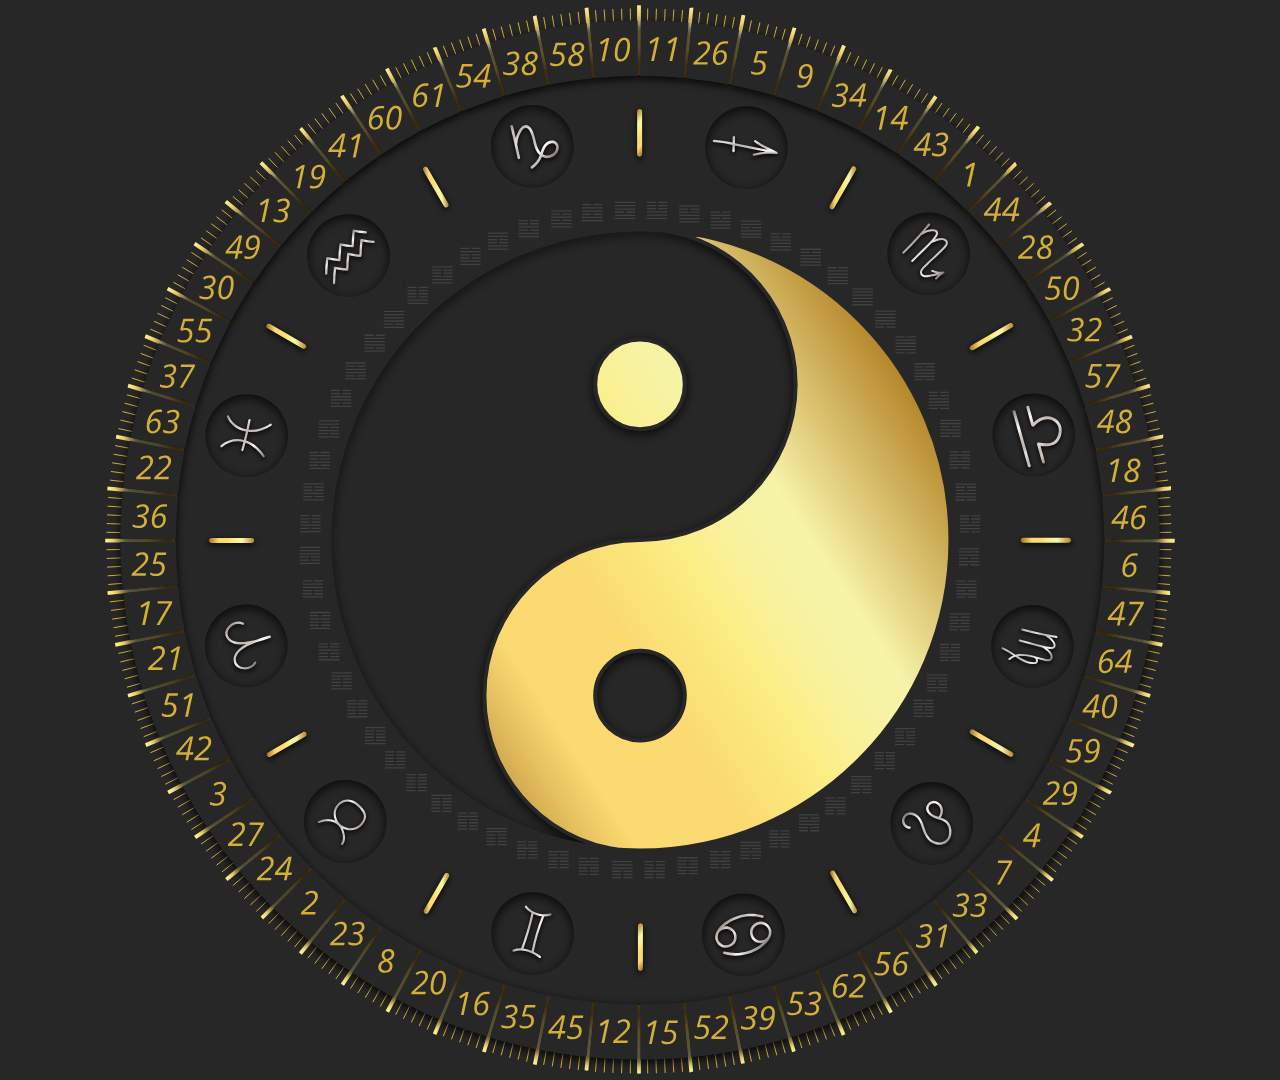
<file: thehumandesign.com/html/test2.html>
<!DOCTYPE HTML>
<html lang="en">

<head>
<meta charset="UTF-8">
<meta name="viewport" content="width=device-width, initial-scale=1.0">
<meta name="description" content="The Human Design System integrated into an astrology clock along with the I-Ching gates.">
<title>The Human Design</title>

<style type="text/css">

*,
*:before,
*:after {
  margin: 0;
  padding: 0;
  box-sizing: border-box;
}
html {
  scroll-behavior: smooth;
}
body{
	margin:0 auto;
	width:100%;
	background-color:#272727;
	font-size: 100%;
	-webkit-touch-callout: none;
	-webkit-user-select: none;
	-khtml-user-select: none;
	-moz-user-select: none;
	-ms-user-select: none;
	user-select: none;
	-webkit-transform: translateZ(0);
	-moz-transform: translateZ(0);
	-ms-transform: translateZ(0);
	-o-transform: translateZ(0);
	transform: translateZ(0);
	-moz-transition: all 1s;
	-webkit-transition: all 1s;
	-o-transition: all 1s;
	transition: all 1s;
}
#allWrapit{
display:block;
position:relative;	
}
#coverUp {
	display:block;
	position:absolute;
	left:0;
	top:0;
	right:0;
	bottom:0;
	width:100%;
	height:100%;
	background-color:#272727;
	z-index:999;
	pointer-events:none;	
}
#footerWrapper {
	display:block;
	position: absolute;
	top:0;
	left:0;
	right:0;
	bottom:0;
	height:1080px;
	width:1080px;
	max-height:1080px;
	max-width:1080px;
	transform-origin: 0% 0%;
	margin:0 auto;
}
#footerSpacer {
	display:block;
	position: relative;
	height:120vh;
	margin-top:-120vh;
	width:100vw;
	background-color:#272727;
	z-index:9999;
	box-shadow: 0px 6px 5px 0px rgba(0, 0, 0, 0.3),
				inset 0px -9px 9px rgba(0, 0, 0, 0.1);
	border:0;
	border-bottom:2px solid #d4af37;
}
#canvaswrapper{
	display:block;
	position:relative;
	max-height:1080px;
	max-width:1080px;
	margin:0 auto;
	z-index:99;
}
#canvas{
	display:block;
	position:absolute;
	background-image: url('/thehumandesign.com/html/img/HumanDesignClockGoldAlt.svg?v=fucssak256');
	background-position: center;
	background-repeat: no-repeat;
	/*background-size: 1080px 1080px;*/
	background-size: contain;
	height:1080px;
	width:1080px;
	top:0;
	left:0;
}
#canvasTop{
	display:block;
	position:absolute;
	background-image: url('/thehumandesign.com/html/img/HumanDesignClockGoldAltTopAlt.svg?v=mehard26s5');
	background-position: center;
	background-repeat: no-repeat;
	/*background-size: 1080px 1080px;*/
	background-size: contain;
	height:1080px;
	width:1080px;
	top:0;
	left:0;
	pointer-events:none;
}
.smallSpacer{
	display:block;
	position:relative;
	height:5vh;
}
.mediumSpacer{
	display:block;
	position:relative;
	height:10vh;
}
.largeSpacer{
	display:block;
	position:relative;
	height:25vh;
}

</style>

<script src="https://ajax.googleapis.com/ajax/libs/jquery/3.6.3/jquery.min.js"></script>
<script src="https://cdnjs.cloudflare.com/ajax/libs/gsap/3.11.4/gsap.min.js"></script>
</head>
<body>
<div id="allWrapit">
    <!--<div id="footerSpacer"></div>-->
    <div id="coverUp"></div>
    <div id="footerWrapper">
		<div id="canvaswrapper">
		<canvas id="canvas" height="1080" width="1080"></canvas>
		<div id="canvasTop"></div>
    </div>
	</div>
</div>
<script>
let footerWrapper = document.getElementById('footerWrapper'),
        wrapper = document.getElementById('canvaswrapper'),
        cover = document.getElementById('coverUp'),
        maxWidth  = footerWrapper.clientWidth,
        maxHeight = footerWrapper.clientHeight;
window.addEventListener("resize", resize);
window.addEventListener("load", resize);
resize();
import {TweenLite} from "gsap";
TweenLite.to(cover, 1, {autoAlpha:0});
function resize(){let scale,
    width = window.innerWidth,
	height = window.innerHeight,
	isMax = width >= maxWidth && height >= maxHeight;

    scale = Math.min(width/maxWidth, height/maxHeight);
    footerWrapper.style.transform = isMax?'':'scale(' + scale + ')';
    wrapper.style.width = isMax?'':maxWidth * scale;
    wrapper.style.height = isMax?'':maxHeight * scale;
}
	
	
	
	
	
	
	
	
	
	
	
	
	
	
	
	
	
	
	
	
	
	
	
	
	
	
	
	
	
	
	
	
	

requestAnimationFrame(mainLoop);

const gateLineObject  =  [
{gate :41.1, angle :0.9736},{gate :41.2, angle :0.9572},{gate :41.3, angle :0.9408},{gate :41.4, angle :0.9245},
{gate :41.5, angle :0.9081},{gate :41.6, angle :0.8918},{gate :19.1, angle :0.8754},{gate :19.2, angle :0.859},
{gate :19.3, angle :0.8427},{gate :19.4, angle :0.8263},{gate :19.5, angle :0.8099},{gate :19.6, angle :0.7936},
{gate :13.1, angle :0.7772},{gate :13.2, angle :0.7609},{gate :13.3, angle :0.7445},{gate :13.4, angle :0.7281},
{gate :13.5, angle :0.7118},{gate :13.6, angle :0.6954},{gate :49.1, angle :0.679},{gate :49.2, angle :0.6627},
{gate :49.3, angle :0.6463},{gate :49.4, angle :0.63},{gate :49.5, angle :0.6136},{gate :49.6, angle :0.5972},
{gate :30.1, angle :0.5809},{gate :30.2, angle :0.5645},{gate :30.3, angle :0.5481},{gate :30.4, angle :0.5318},
{gate :30.5, angle :0.5154},{gate :30.6, angle :0.4991},{gate :55.1, angle :0.4827},{gate :55.2, angle :0.4663},
{gate :55.3, angle :0.45},{gate :55.4, angle :0.4336},{gate :55.5, angle :0.4172},{gate :55.6, angle :0.4009},
{gate :37.1, angle :0.3845},{gate :37.2, angle :0.3682},{gate :37.3, angle :0.3518},{gate :37.4, angle :0.3354},
{gate :37.5, angle :0.3191},{gate :37.6, angle :0.3027},{gate :63.1, angle :0.2863},{gate :63.2, angle :0.27},
{gate :63.3, angle :0.2536},{gate :63.4, angle :0.2373},{gate :63.5, angle :0.2209},{gate :63.6, angle :0.2045},
{gate :22.1, angle :0.1882},{gate :22.2, angle :0.1718},{gate :22.3, angle :0.1554},{gate :22.4, angle :0.1391},
{gate :22.5, angle :0.1227},{gate :22.6, angle :0.1064},{gate :36.1, angle :0.09},{gate :36.2, angle :0.0736},
{gate :36.3, angle :0.0573},{gate :36.4, angle :0.0409},{gate :36.5, angle :0.0245},{gate :36.6, angle :0.0082},
{gate :25.1, angle :-0.0082},{gate :25.2, angle :-0.0245},{gate :25.3, angle :-0.0409},{gate :25.4, angle :-0.0573},
{gate :25.5, angle :-0.0736},{gate :25.6, angle :-0.09},{gate :17.1, angle :-0.1064},{gate :17.2, angle :-0.1227},
{gate :17.3, angle :-0.1391},{gate :17.4, angle :-0.1554},{gate :17.5, angle :-0.1718},{gate :17.6, angle :-0.1882},
{gate :21.1, angle :-0.2045},{gate :21.2, angle :-0.2209},{gate :21.3, angle :-0.2373},{gate :21.4, angle :-0.2536},
{gate :21.5, angle :-0.27},{gate :21.6, angle :-0.2863},{gate :51.1, angle :-0.3027},{gate :51.2, angle :-0.3191},
{gate :51.3, angle :-0.3354},{gate :51.4, angle :-0.3518},{gate :51.5, angle :-0.3682},{gate :51.6, angle :-0.3845},
{gate :42.1, angle :-0.4009},{gate :42.2, angle :-0.4172},{gate :42.3, angle :-0.4336},{gate :42.4, angle :-0.45},
{gate :42.5, angle :-0.4663},{gate :42.6, angle :-0.4827},{gate :3.1, angle :-0.4991},{gate :3.2, angle :-0.5154},
{gate :3.3, angle :-0.5318},{gate :3.4, angle :-0.5481},{gate :3.5, angle :-0.5645},{gate :3.6, angle :-0.5809},
{gate :27.1, angle :-0.5972},{gate :27.2, angle :-0.6136},{gate :27.3, angle :-0.63},{gate :27.4, angle :-0.6463},
{gate :27.5, angle :-0.6627},{gate :27.6, angle :-0.679},{gate :24.1, angle :-0.6954},{gate :24.2, angle :-0.7118},
{gate :24.3, angle :-0.7281},{gate :24.4, angle :-0.7445},{gate :24.5, angle :-0.7609},{gate :24.6, angle :-0.7772},
{gate :2.1, angle :-0.7936},{gate :2.2, angle :-0.8099},{gate :2.3, angle :-0.8263},{gate :2.4, angle :-0.8427},
{gate :2.5, angle :-0.859},{gate :2.6, angle :-0.8754},{gate :23.1, angle :-0.8918},{gate :23.2, angle :-0.9081},
{gate :23.3, angle :-0.9245},{gate :23.4, angle :-0.9408},{gate :23.5, angle :-0.9572},{gate :23.6, angle :-0.9736},
{gate :8.1, angle :-0.9899},{gate :8.2, angle :-1.0063},{gate :8.3, angle :-1.0227},{gate :8.4, angle :-1.039},
{gate :8.5, angle :-1.0554},{gate :8.6, angle :-1.0717},{gate :20.1, angle :-1.0881},{gate :20.2, angle :-1.1045},
{gate :20.3, angle :-1.1208},{gate :20.4, angle :-1.1372},{gate :20.5, angle :-1.1536},{gate :20.6, angle :-1.1699},
{gate :16.1, angle :-1.1863},{gate :16.2, angle :-1.2026},{gate :16.3, angle :-1.219},{gate :16.4, angle :-1.2354},
{gate :16.5, angle :-1.2517},{gate :16.6, angle :-1.2681},{gate :35.1, angle :-1.2845},{gate :35.2, angle :-1.3008},
{gate :35.3, angle :-1.3172},{gate :35.4, angle :-1.3335},{gate :35.5, angle :-1.3499},{gate :35.6, angle :-1.3663},
{gate :45.1, angle :-1.3826},{gate :45.2, angle :-1.399},{gate :45.3, angle :-1.4154},{gate :45.4, angle :-1.4317},
{gate :45.5, angle :-1.4481},{gate :45.6, angle :-1.4644},{gate :12.1, angle :-1.4808},{gate :12.2, angle :-1.4972},
{gate :12.3, angle :-1.5135},{gate :12.4, angle :-1.5299},{gate :12.5, angle :-1.5463},{gate :12.6, angle :-1.5626},
{gate :15.1, angle :-1.579},{gate :15.2, angle :-1.5953},{gate :15.3, angle :-1.6117},{gate :15.4, angle :-1.6281},
{gate :15.5, angle :-1.6444},{gate :15.6, angle :-1.6608},{gate :52.1, angle :-1.6772},{gate :52.2, angle :-1.6935},
{gate :52.3, angle :-1.7099},{gate :52.4, angle :-1.7262},{gate :52.5, angle :-1.7426},{gate :52.6, angle :-1.759},
{gate :39.1, angle :-1.7753},{gate :39.2, angle :-1.7917},{gate :39.3, angle :-1.8081},{gate :39.4, angle :-1.8244},
{gate :39.5, angle :-1.8408},{gate :39.6, angle :-1.8571},{gate :53.1, angle :-1.8735},{gate :53.2, angle :-1.8899},
{gate :53.3, angle :-1.9062},{gate :53.4, angle :-1.9226},{gate :53.5, angle :-1.939},{gate :53.6, angle :-1.9553},
{gate :62.1, angle :-1.9717},{gate :62.2, angle :-1.988},{gate :62.3, angle :-2.0044},{gate :62.4, angle :-2.0208},
{gate :62.5, angle :-2.0371},{gate :62.6, angle :-2.0535},{gate :56.1, angle :-2.0699},{gate :56.2, angle :-2.0862},
{gate :56.3, angle :-2.1026},{gate :56.4, angle :-2.1189},{gate :56.5, angle :-2.1353},{gate :56.6, angle :-2.1517},
{gate :31.1, angle :-2.168},{gate :31.2, angle :-2.1844},{gate :31.3, angle :-2.2008},{gate :31.4, angle :-2.2171},
{gate :31.5, angle :-2.2335},{gate :31.6, angle :-2.2498},{gate :33.1, angle :-2.2662},{gate :33.2, angle :-2.2826},
{gate :33.3, angle :-2.2989},{gate :33.4, angle :-2.3153},{gate :33.5, angle :-2.3317},{gate :33.6, angle :-2.348},
{gate :7.1, angle :-2.3644},{gate :7.2, angle :-2.3807},{gate :7.3, angle :-2.3971},{gate :7.4, angle :-2.4135},
{gate :7.5, angle :-2.4298},{gate :7.6, angle :-2.4462},{gate :4.1, angle :-2.4626},{gate :4.2, angle :-2.4789},
{gate :4.3, angle :-2.4953},{gate :4.4, angle :-2.5116},{gate :4.5, angle :-2.528},{gate :4.6, angle :-2.5444},
{gate :29.1, angle :-2.5607},{gate :29.2, angle :-2.5771},{gate :29.3, angle :-2.5935},{gate :29.4, angle :-2.6098},
{gate :29.5, angle :-2.6262},{gate :29.6, angle :-2.6425},{gate :59.1, angle :-2.6589},{gate :59.2, angle :-2.6753},
{gate :59.3, angle :-2.6916},{gate :59.4, angle :-2.708},{gate :59.5, angle :-2.7243},{gate :59.6, angle :-2.7407},
{gate :40.1, angle :-2.7571},{gate :40.2, angle :-2.7734},{gate :40.3, angle :-2.7898},{gate :40.4, angle :-2.8062},
{gate :40.5, angle :-2.8225},{gate :40.6, angle :-2.8389},{gate :64.1, angle :-2.8552},{gate :64.2, angle :-2.8716},
{gate :64.3, angle :-2.888},{gate :64.4, angle :-2.9043},{gate :64.5, angle :-2.9207},{gate :64.6, angle :-2.9371},
{gate :47.1, angle :-2.9534},{gate :47.2, angle :-2.9698},{gate :47.3, angle :-2.9861},{gate :47.4, angle :-3.0025},
{gate :47.5, angle :-3.0189},{gate :47.6, angle :-3.0352},{gate :6.1, angle :-3.0516},{gate :6.2, angle :-3.068},
{gate :6.3, angle :-3.0843},{gate :6.4, angle :-3.1007},{gate :6.5, angle :-3.117},{gate :6.6, angle :-3.1334},
{gate :46.1, angle :3.1416},{gate :46.2, angle :3.1252},{gate :46.3, angle :3.1089},{gate :46.4, angle :3.0925},
{gate :46.5, angle :3.0761},{gate :46.6, angle :3.0598},{gate :18.1, angle :3.0434},{gate :18.2, angle :3.0271},
{gate :18.3, angle :3.0107},{gate :18.4, angle :2.9943},{gate :18.5, angle :2.978},{gate :18.6, angle :2.9616},
{gate :48.1, angle :2.9452},{gate :48.2, angle :2.9289},{gate :48.3, angle :2.9125},{gate :48.4, angle :2.8962},
{gate :48.5, angle :2.8798},{gate :48.6, angle :2.8634},{gate :57.1, angle :2.8471},{gate :57.2, angle :2.8307},
{gate :57.3, angle :2.8143},{gate :57.4, angle :2.798},{gate :57.5, angle :2.7816},{gate :57.6, angle :2.7653},
{gate :32.1, angle :2.7489},{gate :32.2, angle :2.7325},{gate :32.3, angle :2.7162},{gate :32.4, angle :2.6998},
{gate :32.5, angle :2.6834},{gate :32.6, angle :2.6671},{gate :50.1, angle :2.6507},{gate :50.2, angle :2.6344},
{gate :50.3, angle :2.618},{gate :50.4, angle :2.6016},{gate :50.5, angle :2.5853},{gate :50.6, angle :2.5689},
{gate :28.1, angle :2.5525},{gate :28.2, angle :2.5362},{gate :28.3, angle :2.5198},{gate :28.4, angle :2.5035},
{gate :28.5, angle :2.4871},{gate :28.6, angle :2.4707},{gate :44.1, angle :2.4544},{gate :44.2, angle :2.438},
{gate :44.3, angle :2.4216},{gate :44.4, angle :2.4053},{gate :44.5, angle :2.3889},{gate :44.6, angle :2.3726},
{gate :1.1, angle :2.3562},{gate :1.2, angle :2.3398},{gate :1.3, angle :2.3235},{gate :1.4, angle :2.3071},
{gate :1.5, angle :2.2907},{gate :1.6, angle :2.2744},{gate :43.1, angle :2.258},{gate :43.2, angle :2.2417},
{gate :43.3, angle :2.2253},{gate :43.4, angle :2.2089},{gate :43.5, angle :2.1926},{gate :43.6, angle :2.1762},
{gate :14.1, angle :2.1598},{gate :14.2, angle :2.1435},{gate :14.3, angle :2.1271},{gate :14.4, angle :2.1108},
{gate :14.5, angle :2.0944},{gate :14.6, angle :2.078},{gate :34.1, angle :2.0617},{gate :34.2, angle :2.0453},
{gate :34.3, angle :2.0289},{gate :34.4, angle :2.0126},{gate :34.5, angle :1.9962},{gate :34.6, angle :1.9799},
{gate :9.1, angle :1.9635},{gate :9.2, angle :1.9471},{gate :9.3, angle :1.9308},{gate :9.4, angle :1.9144},
{gate :9.5, angle :1.898},{gate :9.6, angle :1.8817},{gate :5.1, angle :1.8653},{gate :5.2, angle :1.849},
{gate :5.3, angle :1.8326},{gate :5.4, angle :1.8162},{gate :5.5, angle :1.7999},{gate :5.6, angle :1.7835},
{gate :26.1, angle :1.7671},{gate :26.2, angle :1.7508},{gate :26.3, angle :1.7344},{gate :26.4, angle :1.7181},
{gate :26.5, angle :1.7017},{gate :26.6, angle :1.6853},{gate :11.1, angle :1.669},{gate :11.2, angle :1.6526},
{gate :11.3, angle :1.6362},{gate :11.4, angle :1.6199},{gate :11.5, angle :1.6035},{gate :11.6, angle :1.5872},
{gate :10.1, angle :1.5708},{gate :10.2, angle :1.5544},{gate :10.3, angle :1.5381},{gate :10.4, angle :1.5217},
{gate :10.5, angle :1.5053},{gate :10.6, angle :1.489},{gate :58.1, angle :1.4726},{gate :58.2, angle :1.4563},
{gate :58.3, angle :1.4399},{gate :58.4, angle :1.4235},{gate :58.5, angle :1.4072},{gate :58.6, angle :1.3908},
{gate :38.1, angle :1.3744},{gate :38.2, angle :1.3581},{gate :38.3, angle :1.3417},{gate :38.4, angle :1.3254},
{gate :38.5, angle :1.309},{gate :38.6, angle :1.2926},{gate :54.1, angle :1.2763},{gate :54.2, angle :1.2599},
{gate :54.3, angle :1.2435},{gate :54.4, angle :1.2272},{gate :54.5, angle :1.2108},{gate :54.6, angle :1.1945},
{gate :61.1, angle :1.1781},{gate :61.2, angle :1.1617},{gate :61.3, angle :1.1454},{gate :61.4, angle :1.129},
{gate :61.5, angle :1.1126},{gate :61.6, angle :1.0963},{gate :60.1, angle :1.0799},{gate :60.2, angle :1.0636},
{gate :60.3, angle :1.0472},{gate :60.4, angle :1.0308},{gate :60.5, angle :1.0145},{gate :60.6, angle :0.9981}
].map(({ gate, angle }) => ({ gate, angle: Number(angle.toFixed(4)) }));
let sunMoved=false;
const 	sunSym    	= "M12.346,10c0,1.297-1.05,2.346-2.346,2.346c-1.295,0-2.346-1.049-2.346-2.346c0-1.295,1.051-2.345,2.346-2.345C11.296,7.655,12.346,8.705,12.346,10z M20,10c0,5.523-4.478,10-10,10S0,15.523,0,10C0,4.477,4.478,0,10,0S20,4.477,20,10z M17.035,10c0-3.886-3.148-7.037-7.035-7.037S2.963,6.114,2.963,10c0,3.887,3.15,7.037,7.037,7.037S17.035,13.887,17.035,10z", // planet symbol paths
	earLunSym 		= "M80,39.537c0,5.523-4.479,10-10,10c-5.522,0-10.001-4.478-10.001-10c0-5.522,4.479-10,10.001-10C75.521,29.537,80,34.015,80,39.537z M50,19.999C50,14.476,54.476,10,60,10c5.526,0,10,4.476,10,9.999C70,25.522,65.526,30,60,30C54.476,30,50,25.522,50,19.999z M64.841,19.999c0,3.798-2.723,6.958-6.317,7.648c0.48,0.093,0.974,0.144,1.477,0.144c4.305,0,7.797-3.488,7.797-7.792c0-4.303-3.492-7.793-7.797-7.793c-0.503,0-0.996,0.053-1.477,0.144C62.118,13.041,64.841,16.201,64.841,19.999z M40.751,17.967V2.033c-4.398,0-7.966,3.566-7.966,7.967C32.785,14.4,36.353,17.967,40.751,17.967z M30.661,10c0-5.514,4.486-10,10-10s10,4.486,10,10s-4.486,10-10,10S30.661,15.514,30.661,10z M32.136,10c0,4.701,3.824,8.525,8.524,8.525c4.7,0,8.525-3.824,8.525-8.525c0-4.7-3.825-8.525-8.525-8.525C35.959,1.475,32.136,5.3,32.136,10z M21.475,12.356c-0.479-0.091-0.97-0.144-1.474-0.144c-4.302,0-7.789,3.488-7.789,7.789c0,4.302,3.486,7.787,7.789,7.787c0.504,0,0.996-0.051,1.474-0.144c-3.594-0.689-6.311-3.847-6.311-7.643C15.164,16.206,17.88,13.047,21.475,12.356z M30,20.001C30,25.515,25.515,30,20,30c-5.516,0-10-4.485-10-9.999S14.485,10,20,10C25.515,10,30,14.487,30,20.001z M28.525,20.001c0-4.701-3.825-8.526-8.525-8.526c-4.701,0-8.526,3.825-8.526,8.526s3.825,8.525,8.526,8.525C24.701,28.526,28.525,24.702,28.525,20.001z M10,49.537c-5.515,0-10-4.487-10-10c0-5.512,4.486-10,10-10c5.514,0,10,4.487,10,10C20,45.05,15.515,49.537,10,49.537z M10,48.062c4.701,0,8.525-3.823,8.525-8.525c0-4.7-3.824-8.525-8.525-8.525c-4.701,0-8.525,3.825-8.525,8.525C1.475,44.238,5.3,48.062,10,48.062z M20,52.215c-0.505,0-1,0.05-1.478,0.143c3.596,0.691,6.313,3.848,6.313,7.642c0,3.797-2.716,6.956-6.313,7.643c0.478,0.095,0.973,0.148,1.478,0.148c4.299,0,7.787-3.486,7.787-7.791C27.788,55.701,24.3,52.215,20,52.215z M30,59.999C30,65.517,25.515,70,20,70c-5.516,0-10-4.483-10-10.001C10,54.487,14.485,50,20,50C25.515,50,30,54.487,30,59.999z M28.525,59.999c0-4.697-3.825-8.521-8.525-8.521c-4.701,0-8.526,3.824-8.526,8.521c0,4.703,3.825,8.528,8.526,8.528C24.701,68.527,28.525,64.702,28.525,59.999z M50.66,70c0,5.517-4.486,10-10,10s-10-4.483-10-10c0-5.516,4.486-10,10-10S50.66,64.484,50.66,70z M49.186,70c0-4.699-3.825-8.524-8.525-8.524c-4.701,0-8.524,3.825-8.524,8.524c0,4.7,3.824,8.526,8.524,8.526C45.36,78.526,49.186,74.7,49.186,70z M40.571,62.126V78.06c4.4,0,7.965-3.567,7.965-7.967S44.972,62.126,40.571,62.126z M70,59.999C70,65.524,65.526,70,60,70c-5.524,0-10-4.476-10-10.001C50,54.478,54.476,50,60,50C65.526,50,70,54.478,70,59.999z M55.163,59.999c0-3.797,2.719-6.956,6.315-7.647c-0.479-0.094-0.974-0.143-1.479-0.143c-4.304,0-7.795,3.488-7.795,7.79c0,4.309,3.491,7.797,7.795,7.797c0.505,0,0.999-0.053,1.479-0.148C57.882,66.961,55.163,63.799,55.163,59.999z",
	nnodeSym 		= "M10.011,1.498l0.002-0.096l-0.001,0.459L10.011,1.498z M9.999,20C4.477,20,0,15.523,0,10S4.477,0,9.999,0C15.522,0,20,4.477,20,10S15.522,20,9.999,20z M15.625,11.623c-0.342,0-0.665,0.074-0.958,0.205c0.093-1.112,0.438-2.265,0.792-3.385c0.381-1.223,0.744-2.375,0.744-3.434c0.002-3.137-3.109-3.59-6.163-3.607h-0.027H9.984C6.932,1.426,3.821,1.873,3.822,5.01c0,1.059,0.362,2.213,0.745,3.434c0.353,1.124,0.7,2.278,0.792,3.392c-0.297-0.134-0.624-0.212-0.97-0.212c-1.315,0-2.383,1.074-2.383,2.391c0,1.318,1.068,2.389,2.383,2.389c1.314,0,2.379-1.07,2.379-2.389c0-0.449-0.131-0.865-0.347-1.225c0.008-0.143,0.02-0.283,0.02-0.428c0-1.545-0.484-3.086-0.911-4.447C5.188,6.826,4.865,5.795,4.865,5.01c0-0.004,0-0.01,0-0.012c0-0.613,0.035-2.188,5.148-2.221c5.112,0.033,5.149,1.607,5.149,2.221c0,0.002,0,0.008,0,0.012c-0.002,0.785-0.326,1.816-0.666,2.904c-0.428,1.359-0.912,2.902-0.912,4.447c0,0.138,0.011,0.271,0.019,0.405c-0.224,0.364-0.358,0.789-0.358,1.247c0,1.318,1.064,2.389,2.381,2.389c1.314,0,2.381-1.07,2.381-2.389C18.006,12.697,16.939,11.623,15.625,11.623z",
	snodeSym 		= "M10.012,18.139l0.001,0.459l-0.002-0.096L10.012,18.139z M20,10c0,5.523-4.478,10-10.001,10C4.477,20,0,15.523,0,10S4.477,0,9.999,0C15.522,0,20,4.477,20,10z M18.006,5.986c0-1.318-1.066-2.389-2.381-2.389c-1.316,0-2.381,1.071-2.381,2.389c0,0.458,0.135,0.883,0.358,1.247c-0.008,0.135-0.019,0.268-0.019,0.405c0,1.545,0.484,3.088,0.912,4.447c0.34,1.088,0.664,2.119,0.666,2.904c0,0.004,0,0.01,0,0.012c0,0.613-0.037,2.188-5.149,2.221c-5.114-0.033-5.148-1.607-5.148-2.221c0-0.002,0-0.008,0-0.012c0-0.785,0.323-1.816,0.666-2.904c0.427-1.361,0.911-2.902,0.911-4.447c0-0.145-0.011-0.286-0.02-0.428c0.215-0.359,0.347-0.776,0.347-1.225c0-1.318-1.065-2.389-2.379-2.389c-1.315,0-2.383,1.071-2.383,2.389c0,1.317,1.068,2.391,2.383,2.391c0.347,0,0.673-0.079,0.97-0.212c-0.093,1.114-0.439,2.268-0.792,3.392c-0.383,1.221-0.745,2.375-0.745,3.434c-0.001,3.137,3.109,3.584,6.162,3.607h0.029h0.027c3.053-0.018,6.165-0.471,6.163-3.607c0-1.059-0.363-2.211-0.744-3.434c-0.354-1.12-0.699-2.272-0.792-3.384c0.293,0.13,0.616,0.205,0.958,0.205C16.939,8.377,18.006,7.303,18.006,5.986z",
	plutoSym 		= "M10,0C4.477,0,0,4.476,0,9.999C0,15.523,4.477,20,10,20s10-4.477,10-10.001C20,4.476,15.523,0,10,0z M15.107,16.26c0,0.137-0.111,0.25-0.256,0.25H7.37c-0.144,0-0.259-0.113-0.259-0.25V2.76c0-0.139,0.115-0.25,0.259-0.25h1.806c2.561,0,4.645,2.02,4.645,4.5s-2.084,4.5-4.645,4.5H8.919v3.25h5.935c0.145,0,0.256,0.109,0.256,0.25v1.25H15.107z M9.175,9.758H8.918V4.261h0.257c1.433,0,2.841,1.36,2.841,2.749C12.016,8.398,10.607,9.758,9.175,9.758z",
	nepSyn  		= "M10,0C4.477,0,0,4.478,0,10s4.477,10,10,10s10-4.478,10-10S15.523,0,10,0zM16.773,6.241l-0.735-0.737v2.715c0,3.087-2.354,5.625-5.353,5.921v1.465h1.459v1.172h-1.459v1.466h-1.17v-1.466H8.055v-1.172h1.461V14.14c-3-0.296-5.352-2.834-5.352-5.921V5.504L3.428,6.241L2.6,5.414l2.168-2.173l2.168,2.173L6.109,6.241L5.333,5.463v2.756c0,2.437,1.828,4.45,4.183,4.74V5.493L8.77,6.241L7.941,5.414l2.168-2.173l2.168,2.173l-0.826,0.827l-0.768-0.768v7.484c2.354-0.29,4.183-2.305,4.183-4.74V5.462L14.094,6.24l-0.83-0.827l2.168-2.173L17.6,5.413L16.773,6.241z",
	uraSyn 		    = "M10,0C4.477,0,0,4.477,0,10c0,5.522,4.477,10,10,10s10-4.479,10-10C20,4.476,15.523,0,10,0zM10.1,17.037c-2.774,0-5.025-2.1-5.025-4.691c0-2.411,1.958-4.377,4.467-4.639V5.384L8.684,6.187L7.73,5.296l2.498-2.334l2.494,2.334l-0.951,0.891l-0.883-0.823v2.364c2.4,0.355,4.238,2.279,4.238,4.618C15.127,14.938,12.878,17.037,10.1,17.037z M13.693,12.346c0,1.85-1.609,3.352-3.594,3.352c-1.98,0-3.588-1.502-3.588-3.352c0-1.852,1.606-3.353,3.588-3.353C12.084,8.994,13.693,10.495,13.693,12.346z",
	satSyn  		= "M10,0C4.478,0,0,4.476,0,10.002C0,15.525,4.478,20,10,20s10-4.475,10-9.998C20,4.476,15.522,0,10,0zM13.458,16.63c-1.062,0-1.925-0.861-1.925-1.925c0-0.944,0.584-1.767,1.146-2.562c0.543-0.763,1.053-1.483,1.053-2.249c0-1.518-1.232-2.75-2.75-2.75c-1.514,0-2.748,1.232-2.748,2.75v4.535h-1.1V5.027H5.76V3.929h1.375V2.557h1.1v1.372h1.375v1.099H8.234v2.178c0.699-0.713,1.674-1.158,2.748-1.158c2.123,0,3.848,1.726,3.848,3.849c0,1.117-0.664,2.058-1.257,2.886c-0.483,0.685-0.942,1.33-0.942,1.926c0,0.455,0.371,0.824,0.827,0.824c0.454,0,0.824-0.369,0.824-0.824h1.1C15.382,15.769,14.52,16.63,13.458,16.63z",
	jupSyn  		= "M10,0C4.477,0,0,4.477,0,9.999S4.477,20,10,20s10-4.479,10-10.001S15.523,0,10,0zM15.131,14.439H13.76v2.723h-1.102v-2.723H3.45v-1.099c2.183-0.571,3.729-2.043,4.573-3.182C9.025,8.805,9.553,7.368,9.553,6.65c0-1.357-1.104-2.465-2.463-2.465c-1.369,0-2.484,1.096-2.484,2.447H3.505c0-1.956,1.608-3.547,3.584-3.547c1.964,0,3.562,1.602,3.562,3.563c0,0.899-0.539,2.537-1.744,4.166c-0.6,0.809-1.479,1.764-2.67,2.524h6.421V3.085h1.102v10.254h1.371L15.131,14.439L15.131,14.439z",
	marSyn  		= "M12.443,11.059c0,1.934-1.567,3.502-3.5,3.502c-1.935,0-3.502-1.568-3.502-3.502c0-1.932,1.567-3.499,3.502-3.499C10.876,7.56,12.443,9.126,12.443,11.059zM20,10.001C20,15.523,15.523,20,10,20S0,15.523,0,10.001C0,4.478,4.477,0,10,0S20,4.477,20,10.001z M15.617,4.382l-2.9,0.002L12.715,5.49l0.998-0.002L11.73,7.474C10.959,6.872,9.999,6.5,8.943,6.5c-2.52,0-4.562,2.04-4.562,4.559c0,2.52,2.042,4.563,4.562,4.563s4.562-2.043,4.562-4.563c0-1.064-0.38-2.03-0.991-2.805l1.995-1.994l-0.002,1.022h1.109L15.617,4.382z",
	venSyn   		= "M10,0C4.477,0,0,4.477,0,9.998C0,15.521,4.477,20,10,20s10-4.479,10-10.002C20,4.477,15.523,0,10,0zM10.604,13.375v1.16h1.375v1.102h-1.375v1.4H9.505v-1.4H8.129v-1.102h1.375v-1.154c-2.636-0.262-4.701-2.491-4.701-5.195c0-2.879,2.344-5.224,5.223-5.224s5.222,2.345,5.222,5.224C15.247,10.87,13.211,13.09,10.604,13.375z M14.148,8.186c0,2.273-1.85,4.123-4.123,4.123c-2.272,0-4.123-1.85-4.123-4.123s1.851-4.123,4.123-4.123C12.3,4.063,14.148,5.912,14.148,8.186z",
	merSyn   		= "M10.021,6.759c1.727,0,3.125,1.402,3.125,3.127c0,1.721-1.398,3.122-3.125,3.122c-1.722,0-3.123-1.401-3.123-3.122C6.898,8.161,8.301,6.759,10.021,6.759z M20,10c0,5.522-4.477,10-10,10S0,15.522,0,10C0,4.478,4.477,0,10,0S20,4.478,20,10z M14.548,4.789L13.784,4.08c-0.015,0.018-1.562,1.638-3.763,1.638c-2.203,0-3.801-1.628-3.816-1.645L5.831,4.437L5.453,4.795c0.053,0.057,0.954,0.98,2.39,1.541c-1.188,0.735-1.985,2.05-1.985,3.548c0,2.12,1.595,3.874,3.646,4.133v1.049H8.201v1.041h1.303v1.301h1.042v-1.301h1.302v-1.041h-1.302v-1.049c2.056-0.259,3.644-2.013,3.644-4.133c0-1.501-0.795-2.817-1.986-3.552C13.62,5.769,14.497,4.847,14.548,4.789z",
	mooSyn  		= "M15.92,9.999c0,3.276-2.663,5.938-5.938,5.938c-0.338,0-0.67-0.027-0.998-0.084c0.832-0.342,1.59-0.865,2.218-1.541c1.093-1.178,1.692-2.705,1.692-4.313c0-1.606-0.601-3.137-1.692-4.313c-0.628-0.677-1.386-1.198-2.218-1.543C9.313,4.088,9.645,4.06,9.982,4.06C13.257,4.06,15.92,6.723,15.92,9.999zM20,9.999C20,15.525,15.522,20,10,20S0,15.525,0,9.999C0,4.474,4.478,0,10,0S20,4.473,20,9.999z M17.019,9.999c0-1.879-0.73-3.646-2.062-4.978C13.629,3.693,11.859,2.96,9.98,2.96c-1.119,0-2.232,0.27-3.222,0.781l-1.72,0.887l1.93,0.149c2.707,0.209,4.826,2.505,4.826,5.221c0,2.717-2.119,5.014-4.826,5.221l-1.93,0.15l1.72,0.887c0.989,0.512,2.103,0.779,3.222,0.779c1.879,0,3.647-0.73,4.977-2.061C16.287,13.645,17.019,11.877,17.019,9.999z",
	earSyn 		    = "M9.324,10.556V17C5.833,17,3,14.116,3,10.556H9.324zM9.324,3C5.833,3,3,5.885,3,9.444h6.324V3zM10.676,10.556V17C14.167,17,17,14.116,17,10.556H10.676z M10.676,9.444H17C17,5.885,14.167,3,10.676,3V9.444z M20,10c0,5.523-4.477,10-10,10S0,15.523,0,10C0,4.477,4.477,0,10,0S20,4.477,20,10z M18.795,10.002c0-4.718-3.936-8.542-8.792-8.542c-4.856,0-8.797,3.824-8.797,8.542c0,4.717,3.94,8.538,8.797,8.538C14.859,18.54,18.795,14.72,18.795,10.002z",
	pace=33,
	paused=false,
    ctx = canvas.getContext("2d"),
    centerOnPlanetName = "EarthLine",
    globalMatrix = [1,0,0,1,0,0],
    solSystem = {},
    planets = [],
    planetCommon = {
      x: 0, y: 0, cos: 1, sin: 0,
      update(time) {
		this.ang = this.startAng - this.orbitalSpeed/pace * time;
        this.cos = Math.cos(this.ang);
        this.sin = Math.sin(this.ang);
        if (this.orbits && this.maxDist === 0) {
            this.x = this.orbits.x + this.cos * this.dist;
            this.y = this.orbits.y + this.sin * this.dist;
        } else if (this.orbits && this.maxDist > 0 && this.distTo > this.maxDist) {
			this.dist=this.dist-(this.distTo-this.maxDist);
            this.x = this.orbits.x + this.cos * this.dist;
            this.y = this.orbits.y + this.sin * this.dist;
        }else  if (this.orbits && this.maxDist > 0 && this.distTo < this.maxDist && sunMoved===true) {
			this.dist=this.dist+(this.maxDist-this.distTo);
            this.x = this.orbits.x + this.cos * this.dist;
            this.y = this.orbits.y + this.sin * this.dist;
		}else  if (this.orbits && this.maxDist > 0 && sunMoved===false) {
			//this.dist=this.dist;
            this.x = this.orbits.x + this.cos * this.dist;
            this.y = this.orbits.y + this.sin * this.dist;
		}
     },
	draw(ctx, globalMat) {

		ctx.setTransform(...globalMat);
		ctx.transform(this.cos, this.sin, -this.sin, this.cos, this.x, this.y);
		if (this.type === 1){ // planet, lunar, node symbols			
			setShadow(ctx, "rgba(0,0,0,0.8)", 0, 7, 8, -this.ang);
			symbo(this.symbo, this.fill,this.stroke, -this.ang);
		}else if (this.type === 7){ // moon and nodes
			setShadow(ctx, "rgba(0,0,0,0.8)", 0, 3, 5, this.ang);
			symboSmall(this.symbo, this.fill, this.stroke);
		}else if (this.type === 2){ // sun top
			sunMoved=true;
			setShadow(ctx, "rgba(0,0,0,0.8)", 0, 3, 2, -this.ang);
			symboLarge(this.symbo, this.fill, this.stroke);
		}else if (this.type === 3){ // sun line
			setShadow(ctx, "black", 0, 5, 6, -this.ang);
			const ax = Math.cos(this.dirTo);
			const ay = Math.sin(this.dirTo);
			ctx.rotate(-Math.PI);
				
			ctx.beginPath();
			ctx.lineCap = "square";
			ctx.lineWidth = 28;
			ctx.lineTo(ax * -this.distTo-15, ay * -this.distTo);
			ctx.lineTo(ax * (344-this.distTo), ay * (344-this.distTo));
			ctx.strokeStyle = "#232323";
			ctx.stroke();
			ctx.closePath();
			
			setShadow(ctx, "rgba(0,0,0,0.7)", 0, 13, 11, -this.ang);
			
			ctx.translate(ax * (406-this.distTo), ay * (406-this.distTo));
			ctx.beginPath();
			ctx.lineWidth = 16;
			ctx.strokeStyle = "#232323";
			ctx.arc(0,0,45,0,2*Math.PI,true);
			ctx.stroke();
			ctx.closePath();
			
			setShadow(ctx, "black", 0, 2, 3, -this.ang);
			
			ctx.beginPath();
			ctx.lineWidth = 2;
			ctx.strokeStyle = "#d4af37";
			ctx.arc(0,0,45,0,2*Math.PI,true);
			ctx.stroke();
			ctx.closePath();
			ctx.translate(ax * -(406-this.distTo), ay * -(406-this.distTo));
			
			setShadow(ctx, "rgba(0,0,0,0)", 0, 0, 0, 0);
			ctx.beginPath();
			ctx.lineCap = "square";
			ctx.lineWidth = 30;
			ctx.lineTo(ax * -this.distTo-15, ay * -this.distTo);
			ctx.lineTo(ax * (341-this.distTo), ay * (341-this.distTo));
			ctx.strokeStyle = "#232323";
			ctx.stroke();
			ctx.closePath();
			
			setShadow(ctx, "black", 0, 2, 3, -this.ang);
			
			ctx.beginPath();
			ctx.lineCap = "round";
			ctx.lineWidth = 4;
			ctx.lineTo(ax * -this.distTo-10, ay * -this.distTo);
			ctx.lineTo(ax * (356-this.distTo), ay * (356-this.distTo));
			ctx.strokeStyle = "#d4af37";
			ctx.stroke();
			ctx.closePath();
			
			ctx.beginPath();
			ctx.lineCap = "butt";
			ctx.lineTo(ax * (520-this.distTo), ay * (520-this.distTo));
			ctx.lineTo(ax * (533-this.distTo), ay * (533-this.distTo));
			ctx.strokeStyle = "#375CD4";
			ctx.lineWidth = 7;
			ctx.stroke();
			ctx.closePath();
			
		}else if (this.type === 4){ // earth  line
			setShadow(ctx, "black", 0, 4, 5, -this.ang);
			ctx.beginPath();
			ctx.lineCap = "round";
			ctx.lineWidth = 20;
			ctx.lineTo(0, 0);
			ctx.lineTo(445, 0);
			ctx.strokeStyle = "#232323";
			ctx.stroke();
			ctx.closePath();
			ctx.beginPath();
			setShadow(ctx, "black", 0, 1, 2, -this.ang);
			ctx.lineCap = "round";
			ctx.lineWidth = 2;
			ctx.lineTo(0, 0);
			ctx.lineTo(452, 0);
			ctx.strokeStyle = "#d4af37";
			ctx.stroke();
			ctx.closePath();
			ctx.beginPath();
			ctx.lineCap = "butt";
			ctx.lineWidth = 7;
			ctx.lineTo(520, 0);
			ctx.lineTo(533, 0);
			ctx.strokeStyle = "#375CD4";
			ctx.stroke();
			ctx.closePath();
		}else if (this.type === 9){ //  lunar phaze
			setShadow(ctx, "rgba(0,0,0,0.8)", 0, 5, 7, -this.ang);
			ctx.beginPath();
			ctx.lineCap = "butt";
			ctx.lineWidth = 34;
			ctx.strokeStyle = "#232323";
			ctx.arc(0,0,36,0,2*Math.PI,true);
			ctx.stroke();
			ctx.closePath();
			setShadow(ctx, "black", 0, 2, 1, -this.ang);
			symboMoon(this.symbo, "#d4af37");
		}
		if (this.dirTo !== undefined && (this.type ===5 || this.type === 6)) {// planet, lunar, node lines
			const ax = Math.cos(this.dirTo);
			const ay = Math.sin(this.dirTo);
			ctx.rotate(-Math.PI);
			if(this.type === 5){ // moon & nodes line
					ctx.beginPath();
					ctx.lineWidth = 8;
					setShadow(ctx, "rgba(0,0,0,0.8)", 0, 3, 5, -this.ang);
					ctx.lineCap = "round";
					ctx.lineTo(0, 0);
					ctx.lineTo(ax * 28, ay * 28);
					ctx.strokeStyle = "#232323";	
					ctx.stroke();
					ctx.closePath();
					ctx.beginPath();
					ctx.lineWidth = 1;
					setShadow(ctx, "rgba(0,0,0,0)", 0, 0, 0, 0);
					ctx.lineCap = "round";
					ctx.lineTo(0, 0);
					ctx.lineTo(ax * 30, ay * 30);
					ctx.strokeStyle = "#d4af37";
					ctx.stroke();
					ctx.closePath();
			} else if (this.type === 6 && sunMoved===true) {  // planets lines

				setShadow(ctx, "rgba(0,0,0,0.8)", 0, 6, 9, -this.ang);
				
				ctx.beginPath();
				ctx.lineWidth = 10;
				ctx.lineTo(0, 0);
				ctx.lineCap = "square";
				ctx.lineTo(this.dist, 0);
				ctx.strokeStyle = "#232323";
				ctx.stroke();
				ctx.closePath();
				
				setShadow(ctx, "rgba(0,0,0,0)", 0, 0, 0, 0);
				
				ctx.lineWidth = 1;
				ctx.lineTo(0, 0);
				ctx.lineCap = "square";
				ctx.lineTo(this.dist, 0);
				ctx.strokeStyle = "#d4af37";
				ctx.stroke();
				ctx.closePath();
				
				setShadow(ctx, "rgba(0,0,0,0.8)", 0, 6, 9, -this.ang);
				
				ctx.beginPath();
				ctx.lineWidth = 12;
				ctx.lineTo(this.dist, 0);
				ctx.lineCap = "square";
				ctx.lineTo(this.dist/3, 0);
				ctx.strokeStyle = "#232323";
				ctx.stroke();
				ctx.closePath();
				
				setShadow(ctx, "rgba(0,0,0,0)", 0, 0, 0, 0);
				
				ctx.beginPath();
				ctx.lineWidth = 2;
				ctx.lineTo(this.dist, 0);
				ctx.lineCap = "square";
				ctx.lineTo(this.dist/3, 0);
				ctx.strokeStyle = "#d4af37";
				ctx.stroke();
				ctx.closePath();
				
				setShadow(ctx, "rgba(0,0,0,0.8)", 0, 6, 9, -this.ang);
				
				ctx.beginPath();
				ctx.lineWidth = 14;
				ctx.lineTo(this.dist, 0);
				ctx.lineCap = "square";
				ctx.lineTo(this.dist/2, 0);
				ctx.strokeStyle = "#232323";
				ctx.stroke();
				ctx.closePath();
				
				setShadow(ctx, "rgba(0,0,0,0)", 0, 0, 0, 0);
				
				ctx.beginPath();
				ctx.lineWidth = 4;
				ctx.lineTo(this.dist-55, 0);
				ctx.lineCap = "square";
				ctx.lineTo(this.dist/2, 0);
				ctx.strokeStyle = "#d4af37";
				ctx.stroke();
				ctx.closePath();
				
				setShadow(ctx, "rgba(0,0,0,0.9)", 0, 3, 5, -this.ang);
				
				ctx.beginPath();
				ctx.lineWidth = 16;
				ctx.lineTo(this.dist+40, 0);
				ctx.lineCap = "round";
				ctx.lineTo(this.dist-40, 0);
				ctx.strokeStyle = "#d4af37";
				ctx.stroke();
				ctx.closePath();

				setShadow(ctx, "rgba(0,0,0,0.8)", 0, 4, 5, -this.ang);
				ctx.beginPath();
				ctx.lineCap = "round";
				ctx.lineWidth = 8;
				ctx.lineTo(ax * 28, ay * 28);
				ctx.lineTo(0, 0);
				ctx.strokeStyle = "#232323";
				ctx.stroke();
				ctx.closePath();
				
				setShadow(ctx, "rgba(0,0,0,0)", 0, 0, 0, 0);
				
				ctx.beginPath();
				ctx.lineCap = "round";
				ctx.lineWidth = 1;
				ctx.lineTo(ax * 30, ay * 30);
				ctx.lineTo(0, 0);
				ctx.strokeStyle = "#d4af37";
				ctx.stroke();
				ctx.closePath();
			
			}
			ctx.beginPath();
			setShadow(ctx, "black", 0, 1, 2, -this.ang);
			ctx.lineCap = "butt";
			ctx.lineWidth = 7;
			ctx.lineTo(ax * (520-this.distTo), ay * (520-this.distTo));
			ctx.lineTo(ax * (533-this.distTo), ay * (533-this.distTo));
			ctx.strokeStyle = "#375CD4";
			ctx.stroke();
			ctx.closePath();
		}
		
	},
	directionTo(planet) {
		if (planet !== this) {
			this.dirTo =  Math.atan2(planet.y - this.y, planet.x - this.x) - this.ang;
			this.distTo = Math.hypot(planet.y - this.y, planet.x - this.x);
		} else {
			this.dirTo = undefined;
		}
	}
	
};
const planet = (idnum, name, orbitsName, dist, orbitalSpeed, startAng, fill, stroke, type, maxDist, symbo) => {
    planets.push(solSystem[name] = {
        orbits: solSystem[orbitsName],
        dist,
        orbitalSpeed,
        startAng,
        fill,
		stroke,
		type,
		maxDist,
        symbo,
        idnum,
        ...planetCommon,
     });
};


const sunPosD = findAngle(gateLineObject,52.1),
	merPosD = findAngle(gateLineObject,35.3),
	venPosD = findAngle(gateLineObject,52.3),
	mooPosD = findAngle(gateLineObject,16.6),
	nnoPosD = findAngle(gateLineObject,44.5),
	marPosD = findAngle(gateLineObject, 4.5),
	jupPosD = findAngle(gateLineObject,23.3),
	satPosD = findAngle(gateLineObject,31.1),
	uraPosD = findAngle(gateLineObject,28.2),
	nepPosD = findAngle(gateLineObject, 5.1),
	pluPosD = findAngle(gateLineObject,18.6);

planet(1, "SunLine",          undefined,    0,          1,         sunPosD,  "#d4af37", "#232323",    3, 0);
planet(4, "EarthLine",        "SunLine",   128,         1, sunPosD+Math.PI,  "#375CD4", "#232323",    4, 0);
planet(7, "NorthNodeLine",  "EarthLine",    70,   -0.0537,         nnoPosD,  "#d4af37", "#232323",    5, 0);
planet(8, "SouthNodeLine",  "EarthLine",    70,   -0.0537, nnoPosD-Math.PI,  "#d4af37", "#232323",    5, 0);
planet(13,"PlutoLine",        "SunLine",   430,     0.004,         pluPosD,  "#d4af37", "#232323",    6, 430);
planet(12,"NeptuneLine",      "SunLine",   395,    0.0061,         nepPosD,  "#d4af37", "#232323",    6, 395);
planet(11,"UranusLine",       "SunLine",   360,    0.0119,         uraPosD,  "#d4af37", "#232323",    6, 360);
planet(10,"SaturnLine",       "SunLine",   325,    0.0339,         satPosD,  "#d4af37", "#232323",    6, 325);
planet(9, "JupiterLine",      "SunLine",   290,    0.0842,         jupPosD,  "#d4af37", "#232323",    6, 290);
planet(5, "MarsLine",         "SunLine",   255,    0.5312,         marPosD,  "#d4af37", "#232323",    6, 255);
planet(3, "VenusLine",        "SunLine",  92.49,   1.6243,         venPosD,  "#d4af37", "#232323",    6, 0);
planet(2, "MercuryLine",      "SunLine",  50.65,   4.1477,         merPosD,  "#d4af37", "#232323",    6, 0);
planet(6, "MoonLine",       "EarthLine",    35,     13.37,         mooPosD,  "#d4af37", "#232323",    5, 0);

planet(1, "Sun",              undefined,     0,         1,         sunPosD,  "#d4af37", "#232323",    2, 0,   sunSym);
planet(9, "EarthLunar",       "SunLine",   128,         1, sunPosD+Math.PI,  "#d4af37", "#232323",    9, 0,   earLunSym);
planet(7, "NorthNode",      "EarthLine",    70,   -0.0537,         nnoPosD,  "#d4af37", "#232323",    7, 0,   nnodeSym);
planet(8, "SouthNode",      "EarthLine",    70,   -0.0537, nnoPosD-Math.PI,  "#d4af37", "#232323",    7, 0,   snodeSym);
planet(13,"Pluto",            "SunLine",   430,     0.004,         pluPosD,  "#d4af37", "#232323",    1, 430, plutoSym);
planet(12,"Neptune",          "SunLine",   395,    0.0061,         nepPosD,  "#d4af37", "#232323",    1, 395, nepSyn);
planet(11,"Uranus",           "SunLine",   360,    0.0119,         uraPosD,  "#d4af37", "#232323",    1, 360, uraSyn);
planet(10,"Saturn",           "SunLine",   325,    0.0339,         satPosD,  "#d4af37", "#232323",    1, 325, satSyn);
planet(9, "Jupiter",          "SunLine",   290,    0.0842,         jupPosD,  "#d4af37", "#232323",    1, 290, jupSyn);
planet(5, "Mars",             "SunLine",   256,    0.5312,         marPosD,  "#d4af37", "#232323",    1, 255, marSyn);
planet(3, "Venus",            "SunLine", 92.49,    1.6243,         venPosD,  "#d4af37", "#232323",    1, 0,   venSyn);
planet(2, "Mercury",          "SunLine", 50.65,    4.1477,         merPosD,  "#d4af37", "#232323",    1, 0,   merSyn);
planet(6, "Moon",           "EarthLine",    35,     13.37,         mooPosD,  "#d4af37", "#232323",    7, 0,   mooSyn);
planet(4, "Earth",            "SunLine",   128,         1, sunPosD+Math.PI,  "#d4af37", "#232323",    1, 0,   earSyn);

function centerOn(cx, cy, planet) {
	globalMatrix[4] = cx - planet.x;
    globalMatrix[5] = cy - planet.y;

    return globalMatrix;
}
function symboMoon(path,fill){
	ctx.translate(-50,-50);
	ctx.scale(1.25, 1.25);
	ctx.fillStyle = fill;
	let p = new Path2D(path);
	ctx.fill(p);
}
function symboSmall(path,fill,stroke,angle){
	ctx.rotate(angle);
	ctx.translate(-15,-15);
	ctx.scale(1.5, 1.5);
	ctx.strokeStyle = stroke;
	ctx.lineWidth = 3;
	ctx.fillStyle = fill;
	let p = new Path2D(path);
	ctx.stroke(p);
	ctx.fill(p);
}
function symbo(path,fill,stroke,angle){
	ctx.rotate(angle);
	ctx.translate(-18,-18);
	ctx.scale(1.8, 1.8);
	ctx.strokeStyle = stroke;
	ctx.lineWidth = 3;
	ctx.fillStyle = fill;
	let p = new Path2D(path);
	ctx.stroke(p);
	ctx.fill(p);
}
function symboLarge(path,fill,stroke){
	ctx.translate(-22,-22);
	ctx.scale(2.2, 2.2);
	ctx.strokeStyle = stroke;
	ctx.lineWidth = 4;
	ctx.fillStyle = fill;
	let p = new Path2D(path);
	ctx.stroke(p);
	ctx.fill(p);
}
function setShadow(ctx, fill, ox, oy, blur, angle) {
	ctx.rotate(angle);
	ctx.shadowColor = fill;
	ctx.shadowOffsetX = ox;
	ctx.shadowOffsetY = oy;
	ctx.shadowBlur = blur;
	ctx.rotate(-angle);
}
function findAngle(gateLineObject, gate) {
    for (let key in gateLineObject) {
        if (gateLineObject.hasOwnProperty(key) && gateLineObject[key].gate === gate) {
            if (typeof gateLineObject[key].angle === 'number') {
                return gateLineObject[key].angle + Math.PI;
            } else {
                // Handle the case when angle is not a number (e.g., return an error value)
                return NaN; // Returning NaN as an error value
            }
        }
    }
    // Handle the case when no matching gate is found (e.g., return an error value)
    return -1; // Returning -1 as an error value
}

//function findGate(gateLineObject, targetNumber) {
//  let closestAngle = 0;
//  let closestAngleDifference = Math.abs(targetNumber - gateLineObject[0].angle);
//  for (let i = 0; i < Object.keys(gateLineObject).length; i++) {
//    let currentAngleDifference = Math.abs(targetNumber - gateLineObject[i].angle);
//    if (currentAngleDifference < closestAngleDifference) {
//      closestAngleDifference = currentAngleDifference;
//      closestAngle = gateLineObject[i].gate;
//    }
//  }
//  return closestAngle;
//}
function mainLoop(time) {

    time /= 1000;
    ctx.setTransform(1, 0, 0, 1, 0, 0);
    ctx.clearRect(0, 0, ctx.canvas.width, ctx.canvas.height);
    planets.forEach(planet => planet.update(time));
    planets.forEach(planet => planet.directionTo(solSystem[centerOnPlanetName]));
    centerOn(ctx.canvas.width * 0.5, ctx.canvas.height * 0.5, solSystem[centerOnPlanetName]);
    planets.forEach(planet => planet.draw(ctx, globalMatrix));
    requestAnimationFrame(mainLoop);
}

</script>
</body>
</html>
</file>
